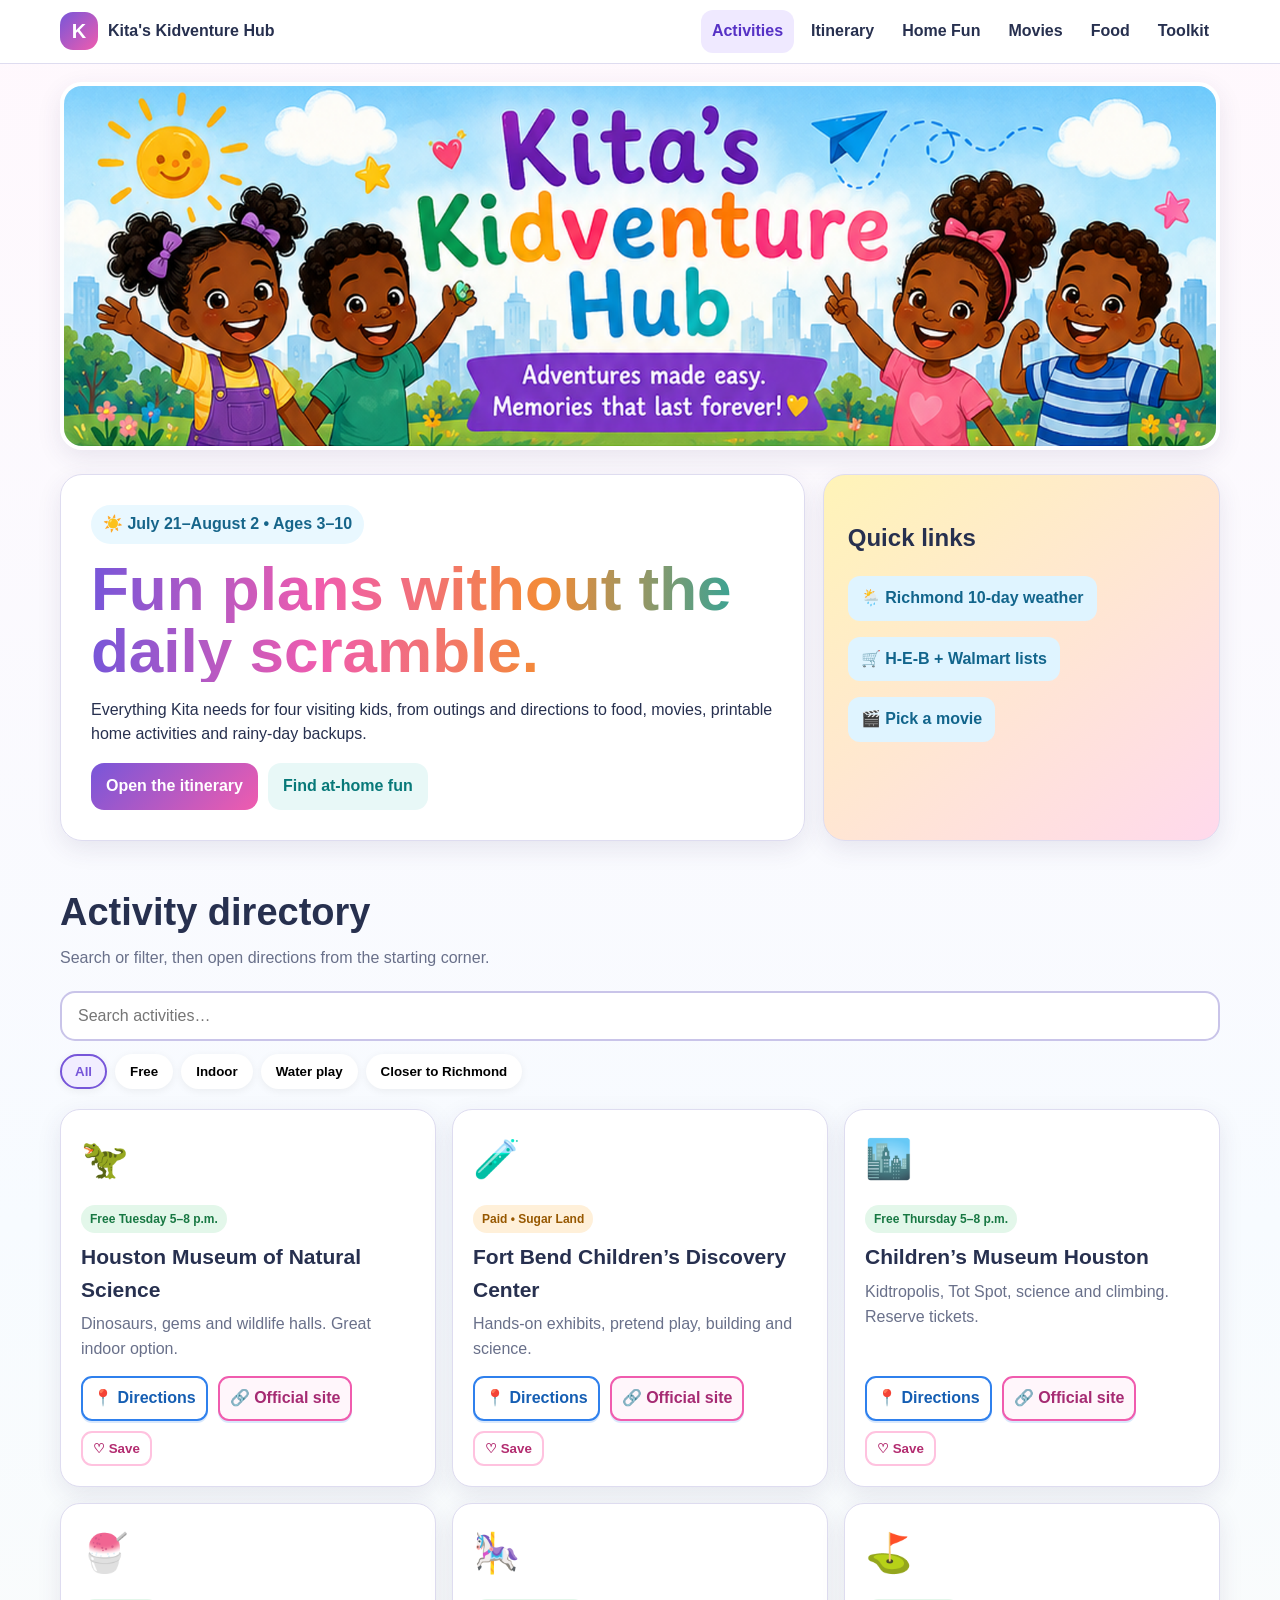
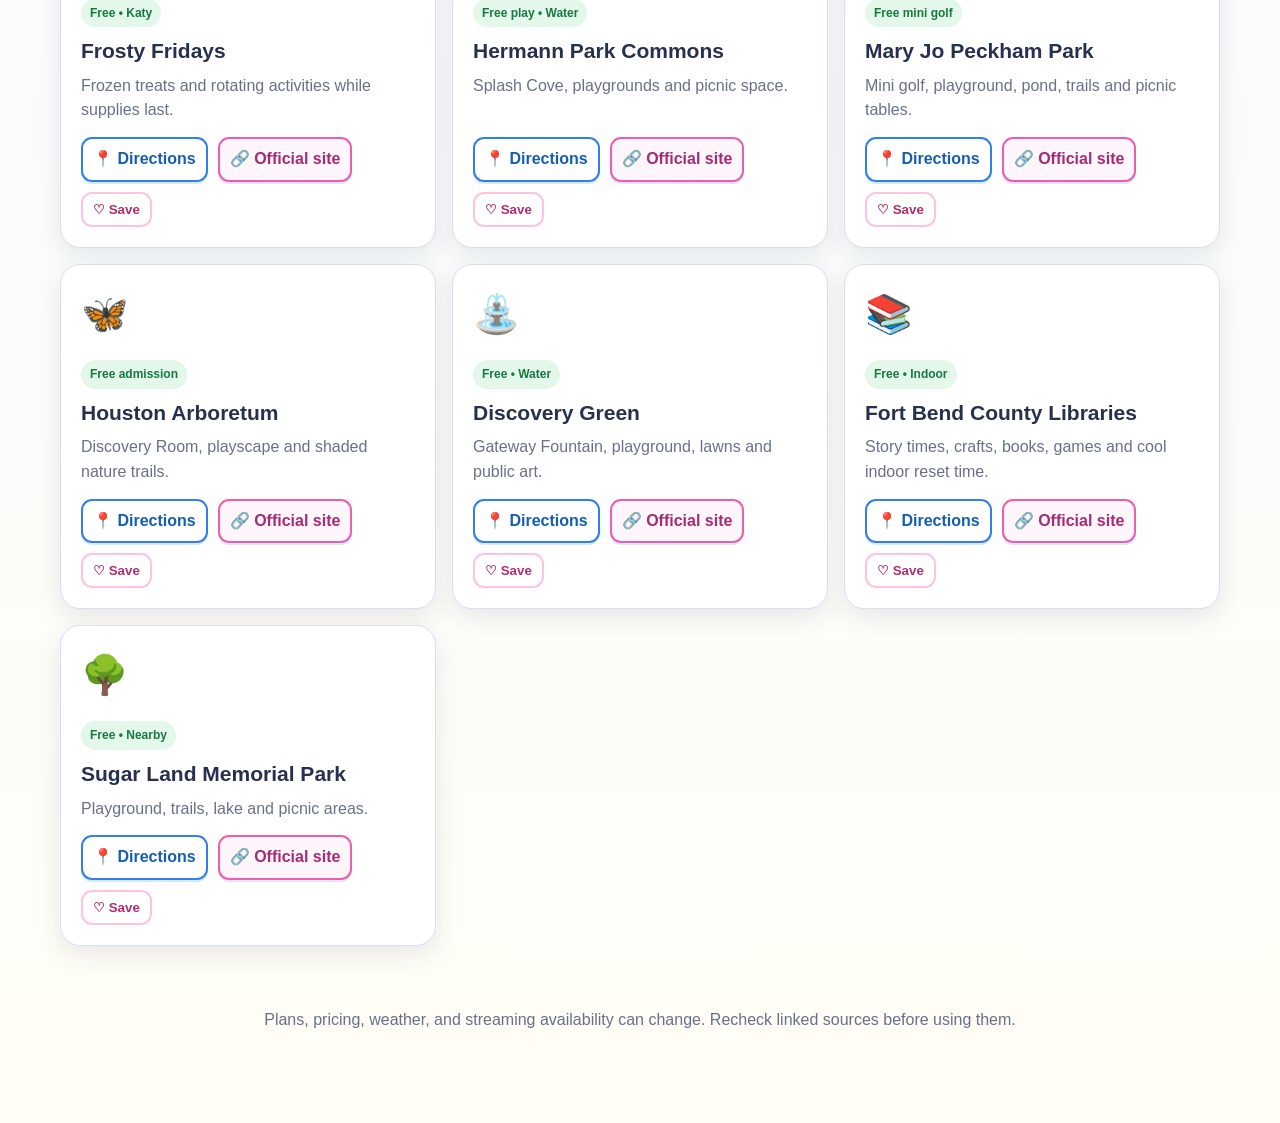
<file: index.html>
<!doctype html><html lang="en"><head><meta charset="utf-8"><meta name="viewport" content="width=device-width,initial-scale=1"><title>Kita's Kidventure Hub</title><link rel="stylesheet" href="styles.css"></head><body><header class="site-header"><div class="wrap nav"><a class="brand" href="index.html"><span class="brand-mark">K</span>Kita's Kidventure Hub</a><nav class="nav-links"><a class="active" href="index.html">Activities</a><a class="" href="itinerary.html">Itinerary</a><a class="" href="home.html">Home Fun</a><a class="" href="movies.html">Movies</a><a class="" href="food.html">Food</a><a class="" href="toolkit.html">Toolkit</a></nav></div></header><main><section class="banner"><div class="wrap"><img src="kidventure-banner.png" alt="Colorful Kita's Kidventure Hub banner with four children and Houston scenery"></div></section><section class="hero"><div class="wrap hero-grid"><div class="hero-card"><span class="eyebrow">☀️ July 21–August 2 • Ages 3–10</span><h1>Fun plans without the daily scramble.</h1><p>Everything Kita needs for four visiting kids, from outings and directions to food, movies, printable home activities and rainy-day backups.</p><div class="hero-actions"><a class="btn btn-primary" href="itinerary.html">Open the itinerary</a><a class="btn btn-secondary" href="home.html">Find at-home fun</a></div></div><aside class="quick-card"><h2>Quick links</h2><p><a class="weather-link" href="https://weather.com/us/texas/city/richmond/tenday" target="_blank">🌦️ Richmond 10-day weather</a></p><p><a class="weather-link" href="food.html">🛒 H-E-B + Walmart lists</a></p><p><a class="weather-link" href="movies.html">🎬 Pick a movie</a></p></aside></div></section><section class="section"><div class="wrap"><div class="section-head"><div><h2>Activity directory</h2><p>Search or filter, then open directions from the starting corner.</p></div></div><input id="activity-search" class="search" placeholder="Search activities…"><div class="filters"><button class="filter-btn active" data-filter="all">All</button><button class="filter-btn" data-filter="free">Free</button><button class="filter-btn" data-filter="indoor">Indoor</button><button class="filter-btn" data-filter="water">Water play</button><button class="filter-btn" data-filter="nearby">Closer to Richmond</button></div><div class="grid"><article class="card" data-category="free indoor" data-search="Houston Museum Natural Science dinosaurs museum free indoor"><div class="card-icon">🦖</div><div class="card-body"><div class="tags"><span class="tag free">Free Tuesday 5–8 p.m.</span></div><h3>Houston Museum of Natural Science</h3><p>Dinosaurs, gems and wildlife halls. Great indoor option.</p><div class="card-actions"><a href="https://www.google.com/maps/dir/?api=1&origin=Cory+Cornel+Lane+and+Grayson+Gardens+Drive,+Richmond,+TX&destination=Houston+Museum+of+Natural+Science" target="_blank">📍 Directions</a><a href="https://www.hmns.org/visit/hours-admission/" target="_blank">🔗 Official site</a><button class="favorite" data-favorite="Houst">♡ Save</button></div></div></article><article class="card" data-category="paid indoor nearby" data-search="Fort Bend Children Discovery Sugar Land"><div class="card-icon">🧪</div><div class="card-body"><div class="tags"><span class="tag paid">Paid • Sugar Land</span></div><h3>Fort Bend Children’s Discovery Center</h3><p>Hands-on exhibits, pretend play, building and science.</p><div class="card-actions"><a href="https://www.google.com/maps/dir/?api=1&origin=Cory+Cornel+Lane+and+Grayson+Gardens+Drive,+Richmond,+TX&destination=Fort+Bend+Children%27s+Discovery+Center" target="_blank">📍 Directions</a><a href="https://www.childrensdiscoveryfb.org/" target="_blank">🔗 Official site</a><button class="favorite" data-favorite="Fort ">♡ Save</button></div></div></article><article class="card" data-category="free indoor" data-search="Children Museum Houston Thursday"><div class="card-icon">🏙️</div><div class="card-body"><div class="tags"><span class="tag free">Free Thursday 5–8 p.m.</span></div><h3>Children’s Museum Houston</h3><p>Kidtropolis, Tot Spot, science and climbing. Reserve tickets.</p><div class="card-actions"><a href="https://www.google.com/maps/dir/?api=1&origin=Cory+Cornel+Lane+and+Grayson+Gardens+Drive,+Richmond,+TX&destination=Children%27s+Museum+Houston" target="_blank">📍 Directions</a><a href="https://www.cmhouston.org/events/free-family-night" target="_blank">🔗 Official site</a><button class="favorite" data-favorite="Child">♡ Save</button></div></div></article><article class="card" data-category="free outdoor nearby" data-search="Frosty Friday Katy"><div class="card-icon">🍧</div><div class="card-body"><div class="tags"><span class="tag free">Free • Katy</span></div><h3>Frosty Fridays</h3><p>Frozen treats and rotating activities while supplies last.</p><div class="card-actions"><a href="https://www.google.com/maps/dir/?api=1&origin=Cory+Cornel+Lane+and+Grayson+Gardens+Drive,+Richmond,+TX&destination=Katy+City+Park,+Katy,+TX" target="_blank">📍 Directions</a><a href="https://www.cityofkaty.com/visitors/events" target="_blank">🔗 Official site</a><button class="favorite" data-favorite="Frost">♡ Save</button></div></div></article><article class="card" data-category="free outdoor water" data-search="Hermann Park splash water carousel"><div class="card-icon">🎠</div><div class="card-body"><div class="tags"><span class="tag free">Free play • Water</span></div><h3>Hermann Park Commons</h3><p>Splash Cove, playgrounds and picnic space.</p><div class="card-actions"><a href="https://www.google.com/maps/dir/?api=1&origin=Cory+Cornel+Lane+and+Grayson+Gardens+Drive,+Richmond,+TX&destination=Hermann+Park+Commons,+Houston,+TX" target="_blank">📍 Directions</a><a href="https://hermannpark.org/plans-projects/the-commons-at-hermann-park/" target="_blank">🔗 Official site</a><button class="favorite" data-favorite="Herma">♡ Save</button></div></div></article><article class="card" data-category="free outdoor nearby" data-search="Mary Jo Peckham Park mini golf"><div class="card-icon">⛳</div><div class="card-body"><div class="tags"><span class="tag free">Free mini golf</span></div><h3>Mary Jo Peckham Park</h3><p>Mini golf, playground, pond, trails and picnic tables.</p><div class="card-actions"><a href="https://www.google.com/maps/dir/?api=1&origin=Cory+Cornel+Lane+and+Grayson+Gardens+Drive,+Richmond,+TX&destination=Mary+Jo+Peckham+Park" target="_blank">📍 Directions</a><a href="https://cp4.harriscountytx.gov/Community-Centers/Community-Center/mary-jo-peckham-aquatic-fitness-center" target="_blank">🔗 Official site</a><button class="favorite" data-favorite="Mary ">♡ Save</button></div></div></article><article class="card" data-category="free outdoor" data-search="Houston Arboretum trails nature"><div class="card-icon">🦋</div><div class="card-body"><div class="tags"><span class="tag free">Free admission</span></div><h3>Houston Arboretum</h3><p>Discovery Room, playscape and shaded nature trails.</p><div class="card-actions"><a href="https://www.google.com/maps/dir/?api=1&origin=Cory+Cornel+Lane+and+Grayson+Gardens+Drive,+Richmond,+TX&destination=Houston+Arboretum+and+Nature+Center" target="_blank">📍 Directions</a><a href="https://houstonarboretum.org/plan-your-visit/" target="_blank">🔗 Official site</a><button class="favorite" data-favorite="Houst">♡ Save</button></div></div></article><article class="card" data-category="free outdoor water" data-search="Discovery Green splash fountain"><div class="card-icon">⛲</div><div class="card-body"><div class="tags"><span class="tag free">Free • Water</span></div><h3>Discovery Green</h3><p>Gateway Fountain, playground, lawns and public art.</p><div class="card-actions"><a href="https://www.google.com/maps/dir/?api=1&origin=Cory+Cornel+Lane+and+Grayson+Gardens+Drive,+Richmond,+TX&destination=Discovery+Green,+Houston,+TX" target="_blank">📍 Directions</a><a href="https://www.discoverygreen.com/" target="_blank">🔗 Official site</a><button class="favorite" data-favorite="Disco">♡ Save</button></div></div></article><article class="card" data-category="free indoor nearby" data-search="Fort Bend library Sugar Land"><div class="card-icon">📚</div><div class="card-body"><div class="tags"><span class="tag free">Free • Indoor</span></div><h3>Fort Bend County Libraries</h3><p>Story times, crafts, books, games and cool indoor reset time.</p><div class="card-actions"><a href="https://www.google.com/maps/dir/?api=1&origin=Cory+Cornel+Lane+and+Grayson+Gardens+Drive,+Richmond,+TX&destination=Sugar+Land+Branch+Library" target="_blank">📍 Directions</a><a href="https://www.fortbendlibraries.gov/events/upcoming" target="_blank">🔗 Official site</a><button class="favorite" data-favorite="Fort ">♡ Save</button></div></div></article><article class="card" data-category="free outdoor nearby" data-search="Sugar Land Memorial Park playground"><div class="card-icon">🌳</div><div class="card-body"><div class="tags"><span class="tag free">Free • Nearby</span></div><h3>Sugar Land Memorial Park</h3><p>Playground, trails, lake and picnic areas.</p><div class="card-actions"><a href="https://www.google.com/maps/dir/?api=1&origin=Cory+Cornel+Lane+and+Grayson+Gardens+Drive,+Richmond,+TX&destination=Sugar+Land+Memorial+Park" target="_blank">📍 Directions</a><a href="https://www.sugarlandtx.gov/Facilities/Facility/Details/Sugar-Land-Memorial-Park-23" target="_blank">🔗 Official site</a><button class="favorite" data-favorite="Sugar">♡ Save</button></div></div></article></div></div></section></main><footer class="footer"><div class="wrap">Plans, pricing, weather, and streaming availability can change. Recheck linked sources before using them.</div></footer><nav class="mobile-nav"><a href="index.html"><strong>🎟️</strong>Activities</a><a href="itinerary.html"><strong>🗓️</strong>Plan</a><a href="home.html"><strong>🏠</strong>Home</a><a href="movies.html"><strong>🎬</strong>Movies</a><a href="food.html"><strong>🍕</strong>Food</a><a href="toolkit.html"><strong>🎒</strong>Toolkit</a></nav><script src="app.js"></script></body></html>
</file>
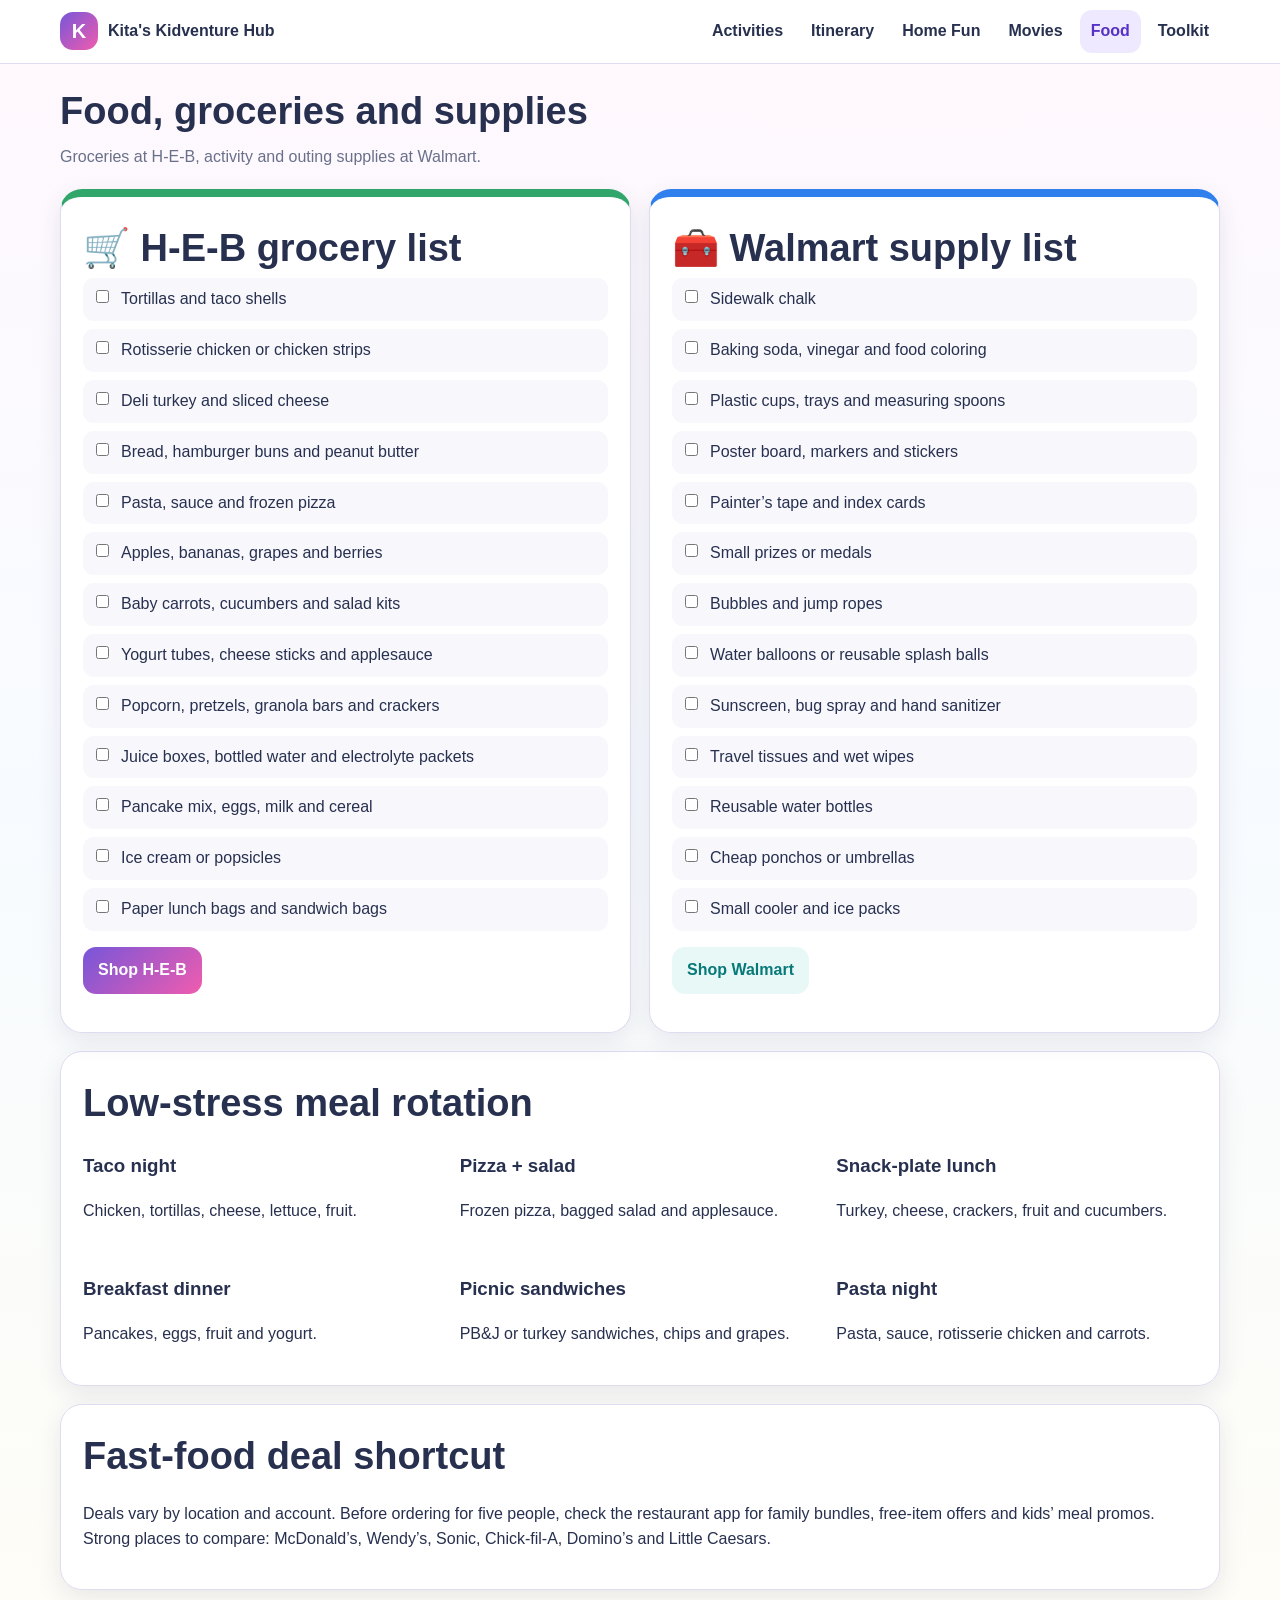
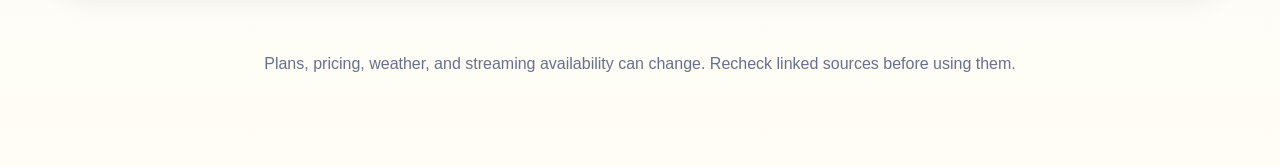
<file: food.html>
<!doctype html><html lang="en"><head><meta charset="utf-8"><meta name="viewport" content="width=device-width,initial-scale=1"><title>Food | Kidventure Hub</title><link rel="stylesheet" href="styles.css"></head><body><header class="site-header"><div class="wrap nav"><a class="brand" href="index.html"><span class="brand-mark">K</span>Kita's Kidventure Hub</a><nav class="nav-links"><a class="" href="index.html">Activities</a><a class="" href="itinerary.html">Itinerary</a><a class="" href="home.html">Home Fun</a><a class="" href="movies.html">Movies</a><a class="active" href="food.html">Food</a><a class="" href="toolkit.html">Toolkit</a></nav></div></header><main><section class="section"><div class="wrap"><div class="section-head"><div><h2>Food, groceries and supplies</h2><p>Groceries at H‑E‑B, activity and outing supplies at Walmart.</p></div></div><div class="two-col"><section class="panel shop-card"><h2>🛒 H‑E‑B grocery list</h2><ul class="checklist"><li><label><input type="checkbox" data-save="heb0"> <span>Tortillas and taco shells</span></label></li><li><label><input type="checkbox" data-save="heb1"> <span>Rotisserie chicken or chicken strips</span></label></li><li><label><input type="checkbox" data-save="heb2"> <span>Deli turkey and sliced cheese</span></label></li><li><label><input type="checkbox" data-save="heb3"> <span>Bread, hamburger buns and peanut butter</span></label></li><li><label><input type="checkbox" data-save="heb4"> <span>Pasta, sauce and frozen pizza</span></label></li><li><label><input type="checkbox" data-save="heb5"> <span>Apples, bananas, grapes and berries</span></label></li><li><label><input type="checkbox" data-save="heb6"> <span>Baby carrots, cucumbers and salad kits</span></label></li><li><label><input type="checkbox" data-save="heb7"> <span>Yogurt tubes, cheese sticks and applesauce</span></label></li><li><label><input type="checkbox" data-save="heb8"> <span>Popcorn, pretzels, granola bars and crackers</span></label></li><li><label><input type="checkbox" data-save="heb9"> <span>Juice boxes, bottled water and electrolyte packets</span></label></li><li><label><input type="checkbox" data-save="heb10"> <span>Pancake mix, eggs, milk and cereal</span></label></li><li><label><input type="checkbox" data-save="heb11"> <span>Ice cream or popsicles</span></label></li><li><label><input type="checkbox" data-save="heb12"> <span>Paper lunch bags and sandwich bags</span></label></li></ul><p><a class="btn btn-primary" target="_blank" href="https://www.heb.com/">Shop H‑E‑B</a></p></section><section class="panel shop-card walmart"><h2>🧰 Walmart supply list</h2><ul class="checklist"><li><label><input type="checkbox" data-save="wm0"> <span>Sidewalk chalk</span></label></li><li><label><input type="checkbox" data-save="wm1"> <span>Baking soda, vinegar and food coloring</span></label></li><li><label><input type="checkbox" data-save="wm2"> <span>Plastic cups, trays and measuring spoons</span></label></li><li><label><input type="checkbox" data-save="wm3"> <span>Poster board, markers and stickers</span></label></li><li><label><input type="checkbox" data-save="wm4"> <span>Painter’s tape and index cards</span></label></li><li><label><input type="checkbox" data-save="wm5"> <span>Small prizes or medals</span></label></li><li><label><input type="checkbox" data-save="wm6"> <span>Bubbles and jump ropes</span></label></li><li><label><input type="checkbox" data-save="wm7"> <span>Water balloons or reusable splash balls</span></label></li><li><label><input type="checkbox" data-save="wm8"> <span>Sunscreen, bug spray and hand sanitizer</span></label></li><li><label><input type="checkbox" data-save="wm9"> <span>Travel tissues and wet wipes</span></label></li><li><label><input type="checkbox" data-save="wm10"> <span>Reusable water bottles</span></label></li><li><label><input type="checkbox" data-save="wm11"> <span>Cheap ponchos or umbrellas</span></label></li><li><label><input type="checkbox" data-save="wm12"> <span>Small cooler and ice packs</span></label></li></ul><p><a class="btn btn-secondary" target="_blank" href="https://www.walmart.com/">Shop Walmart</a></p></section></div><div class="panel" style="margin-top:18px"><h2>Low-stress meal rotation</h2><div class="grid"><div><h3>Taco night</h3><p>Chicken, tortillas, cheese, lettuce, fruit.</p></div><div><h3>Pizza + salad</h3><p>Frozen pizza, bagged salad and applesauce.</p></div><div><h3>Snack-plate lunch</h3><p>Turkey, cheese, crackers, fruit and cucumbers.</p></div><div><h3>Breakfast dinner</h3><p>Pancakes, eggs, fruit and yogurt.</p></div><div><h3>Picnic sandwiches</h3><p>PB&J or turkey sandwiches, chips and grapes.</p></div><div><h3>Pasta night</h3><p>Pasta, sauce, rotisserie chicken and carrots.</p></div></div></div><div class="panel" style="margin-top:18px"><h2>Fast-food deal shortcut</h2><p>Deals vary by location and account. Before ordering for five people, check the restaurant app for family bundles, free-item offers and kids’ meal promos. Strong places to compare: McDonald’s, Wendy’s, Sonic, Chick-fil-A, Domino’s and Little Caesars.</p></div></div></section></main><footer class="footer"><div class="wrap">Plans, pricing, weather, and streaming availability can change. Recheck linked sources before using them.</div></footer><nav class="mobile-nav"><a href="index.html"><strong>🎟️</strong>Activities</a><a href="itinerary.html"><strong>🗓️</strong>Plan</a><a href="home.html"><strong>🏠</strong>Home</a><a href="movies.html"><strong>🎬</strong>Movies</a><a href="food.html"><strong>🍕</strong>Food</a><a href="toolkit.html"><strong>🎒</strong>Toolkit</a></nav><script src="app.js"></script></body></html>
</file>
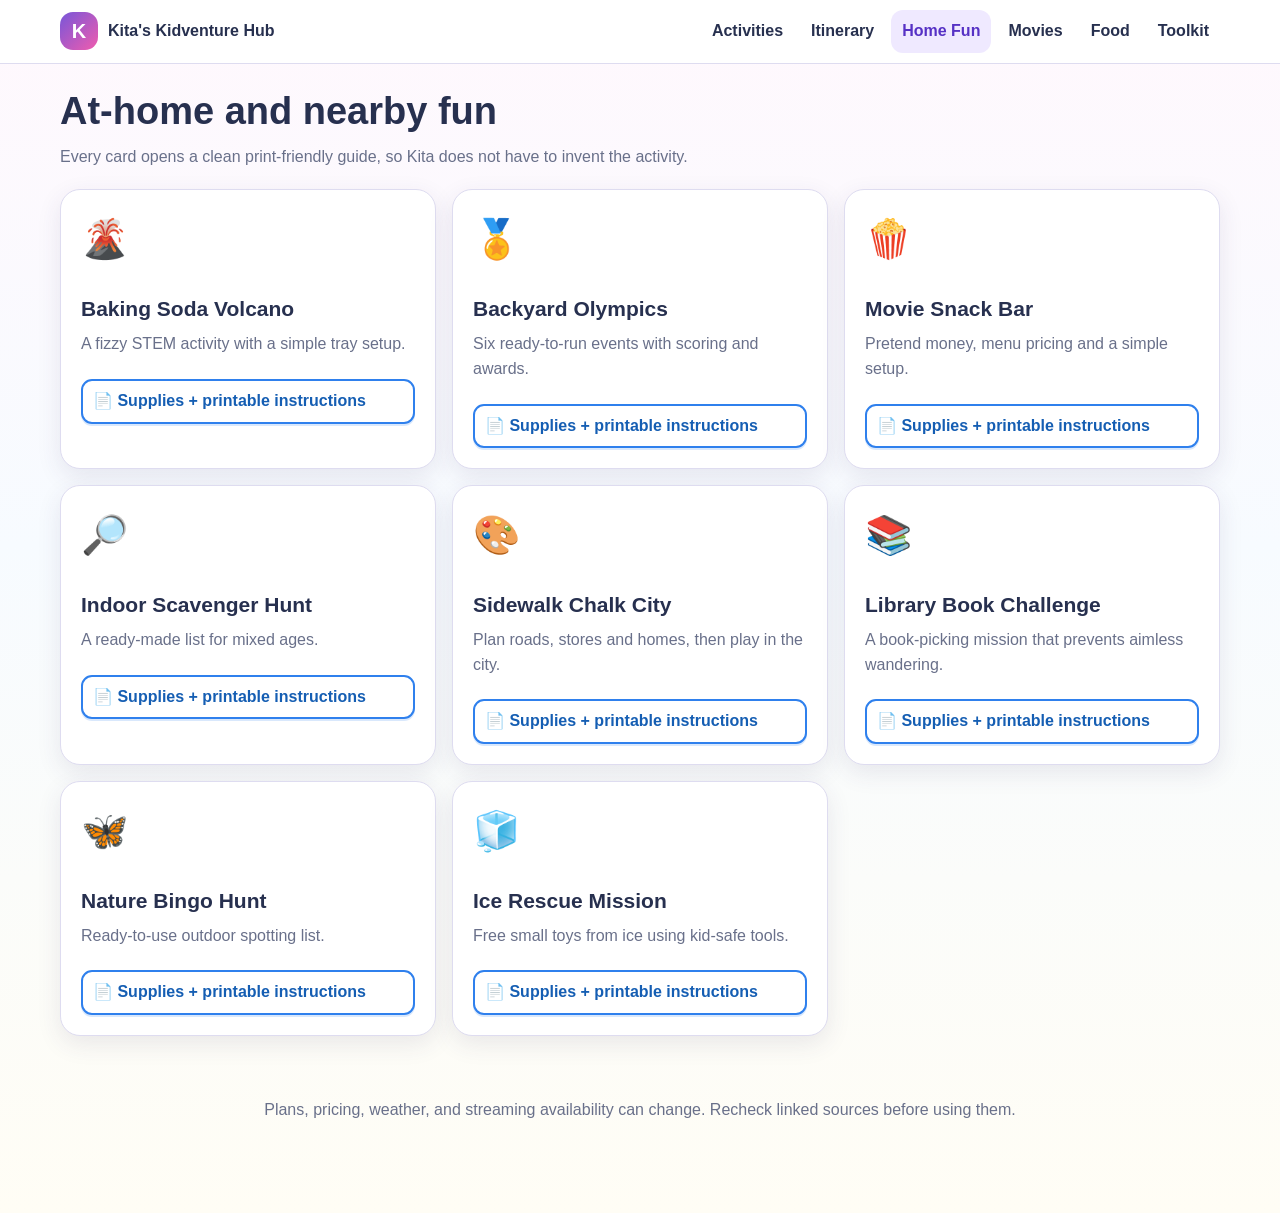
<file: home.html>
<!doctype html><html lang="en"><head><meta charset="utf-8"><meta name="viewport" content="width=device-width,initial-scale=1"><title>Home Fun | Kidventure Hub</title><link rel="stylesheet" href="styles.css"></head><body><header class="site-header"><div class="wrap nav"><a class="brand" href="index.html"><span class="brand-mark">K</span>Kita's Kidventure Hub</a><nav class="nav-links"><a class="" href="index.html">Activities</a><a class="" href="itinerary.html">Itinerary</a><a class="active" href="home.html">Home Fun</a><a class="" href="movies.html">Movies</a><a class="" href="food.html">Food</a><a class="" href="toolkit.html">Toolkit</a></nav></div></header><main><section class="section"><div class="wrap"><div class="section-head"><div><h2>At-home and nearby fun</h2><p>Every card opens a clean print-friendly guide, so Kita does not have to invent the activity.</p></div></div><div class="grid"><article class="card guide-card"><div class="card-icon">🌋</div><div class="card-body"><h3>Baking Soda Volcano</h3><p>A fizzy STEM activity with a simple tray setup.</p><a class="link-button print-link" href="guides/volcano.html">📄 Supplies + printable instructions</a></div></article><article class="card guide-card"><div class="card-icon">🏅</div><div class="card-body"><h3>Backyard Olympics</h3><p>Six ready-to-run events with scoring and awards.</p><a class="link-button print-link" href="guides/olympics.html">📄 Supplies + printable instructions</a></div></article><article class="card guide-card"><div class="card-icon">🍿</div><div class="card-body"><h3>Movie Snack Bar</h3><p>Pretend money, menu pricing and a simple setup.</p><a class="link-button print-link" href="guides/snack-bar.html">📄 Supplies + printable instructions</a></div></article><article class="card guide-card"><div class="card-icon">🔎</div><div class="card-body"><h3>Indoor Scavenger Hunt</h3><p>A ready-made list for mixed ages.</p><a class="link-button print-link" href="guides/indoor-hunt.html">📄 Supplies + printable instructions</a></div></article><article class="card guide-card"><div class="card-icon">🎨</div><div class="card-body"><h3>Sidewalk Chalk City</h3><p>Plan roads, stores and homes, then play in the city.</p><a class="link-button print-link" href="guides/chalk-city.html">📄 Supplies + printable instructions</a></div></article><article class="card guide-card"><div class="card-icon">📚</div><div class="card-body"><h3>Library Book Challenge</h3><p>A book-picking mission that prevents aimless wandering.</p><a class="link-button print-link" href="guides/library-challenge.html">📄 Supplies + printable instructions</a></div></article><article class="card guide-card"><div class="card-icon">🦋</div><div class="card-body"><h3>Nature Bingo Hunt</h3><p>Ready-to-use outdoor spotting list.</p><a class="link-button print-link" href="guides/nature-hunt.html">📄 Supplies + printable instructions</a></div></article><article class="card guide-card"><div class="card-icon">🧊</div><div class="card-body"><h3>Ice Rescue Mission</h3><p>Free small toys from ice using kid-safe tools.</p><a class="link-button print-link" href="guides/ice-rescue.html">📄 Supplies + printable instructions</a></div></article></div></div></section></main><footer class="footer"><div class="wrap">Plans, pricing, weather, and streaming availability can change. Recheck linked sources before using them.</div></footer><nav class="mobile-nav"><a href="index.html"><strong>🎟️</strong>Activities</a><a href="itinerary.html"><strong>🗓️</strong>Plan</a><a href="home.html"><strong>🏠</strong>Home</a><a href="movies.html"><strong>🎬</strong>Movies</a><a href="food.html"><strong>🍕</strong>Food</a><a href="toolkit.html"><strong>🎒</strong>Toolkit</a></nav><script src="app.js"></script></body></html>
</file>
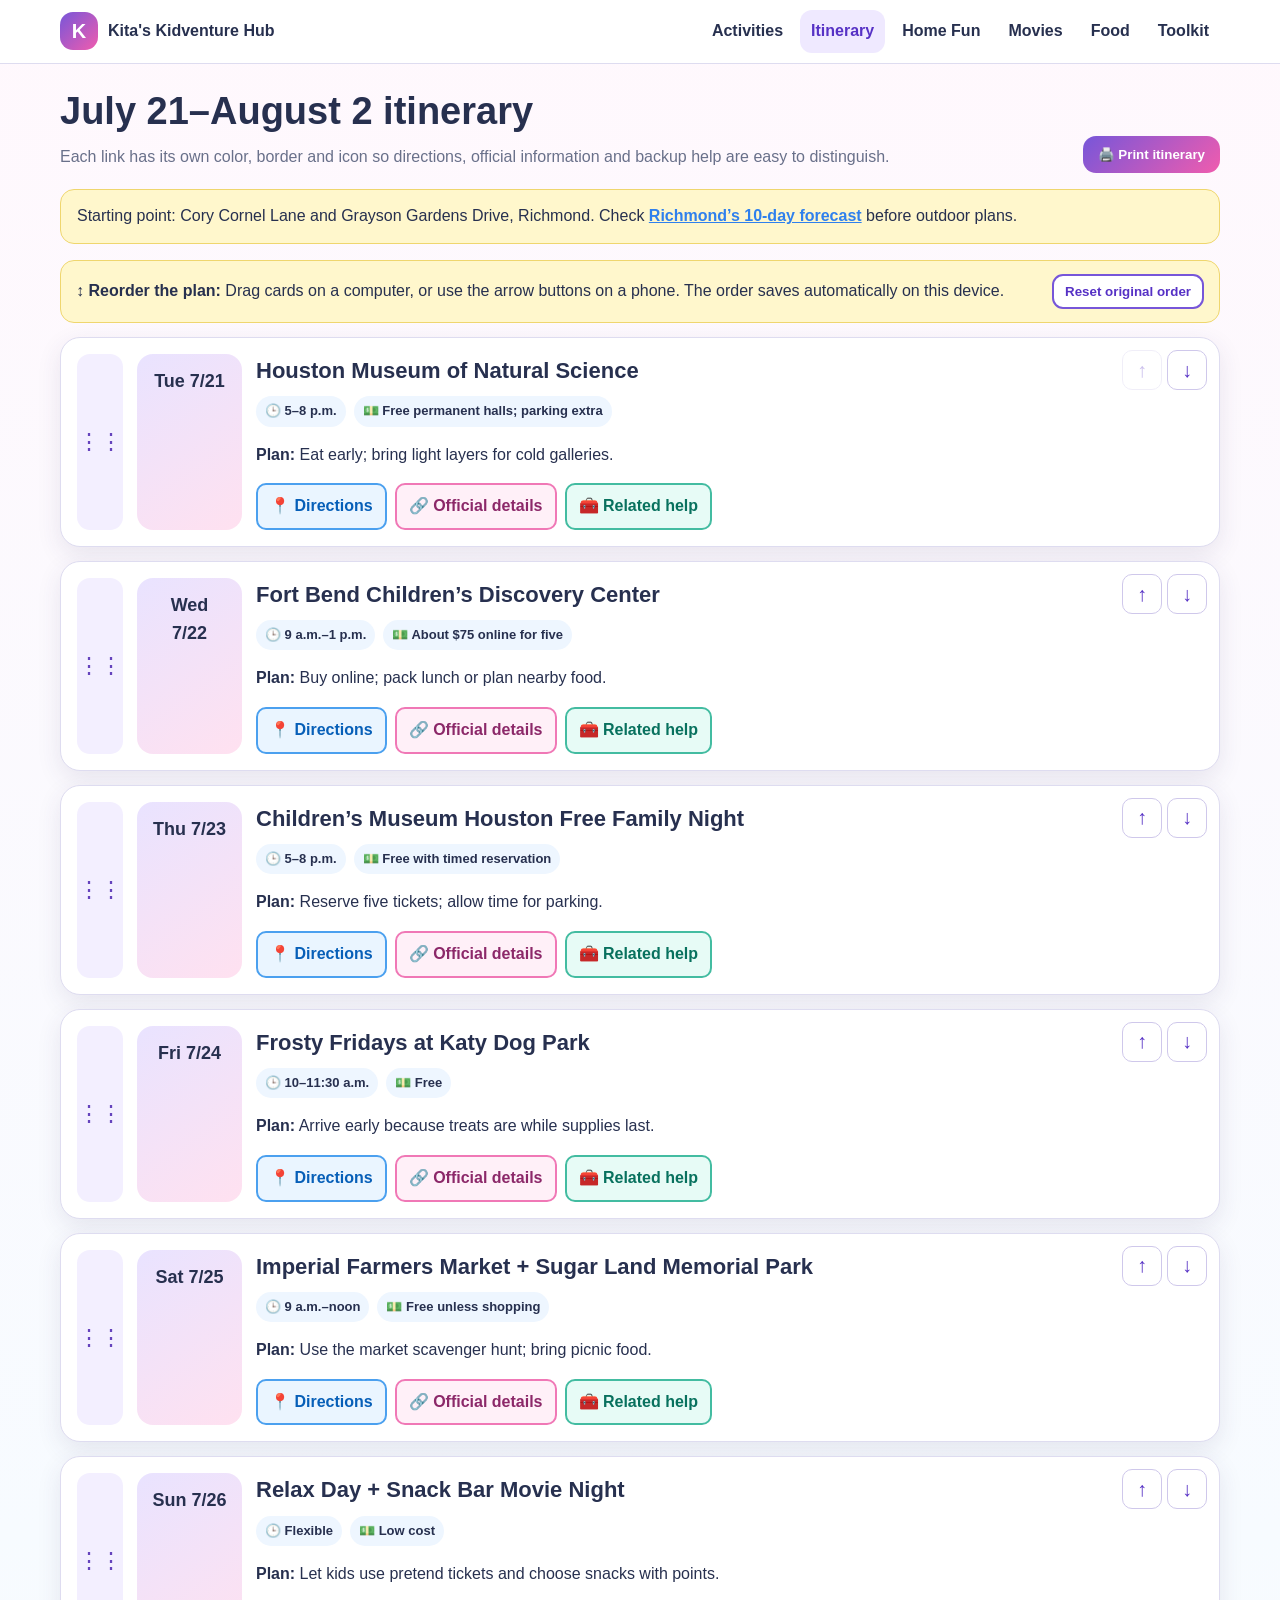
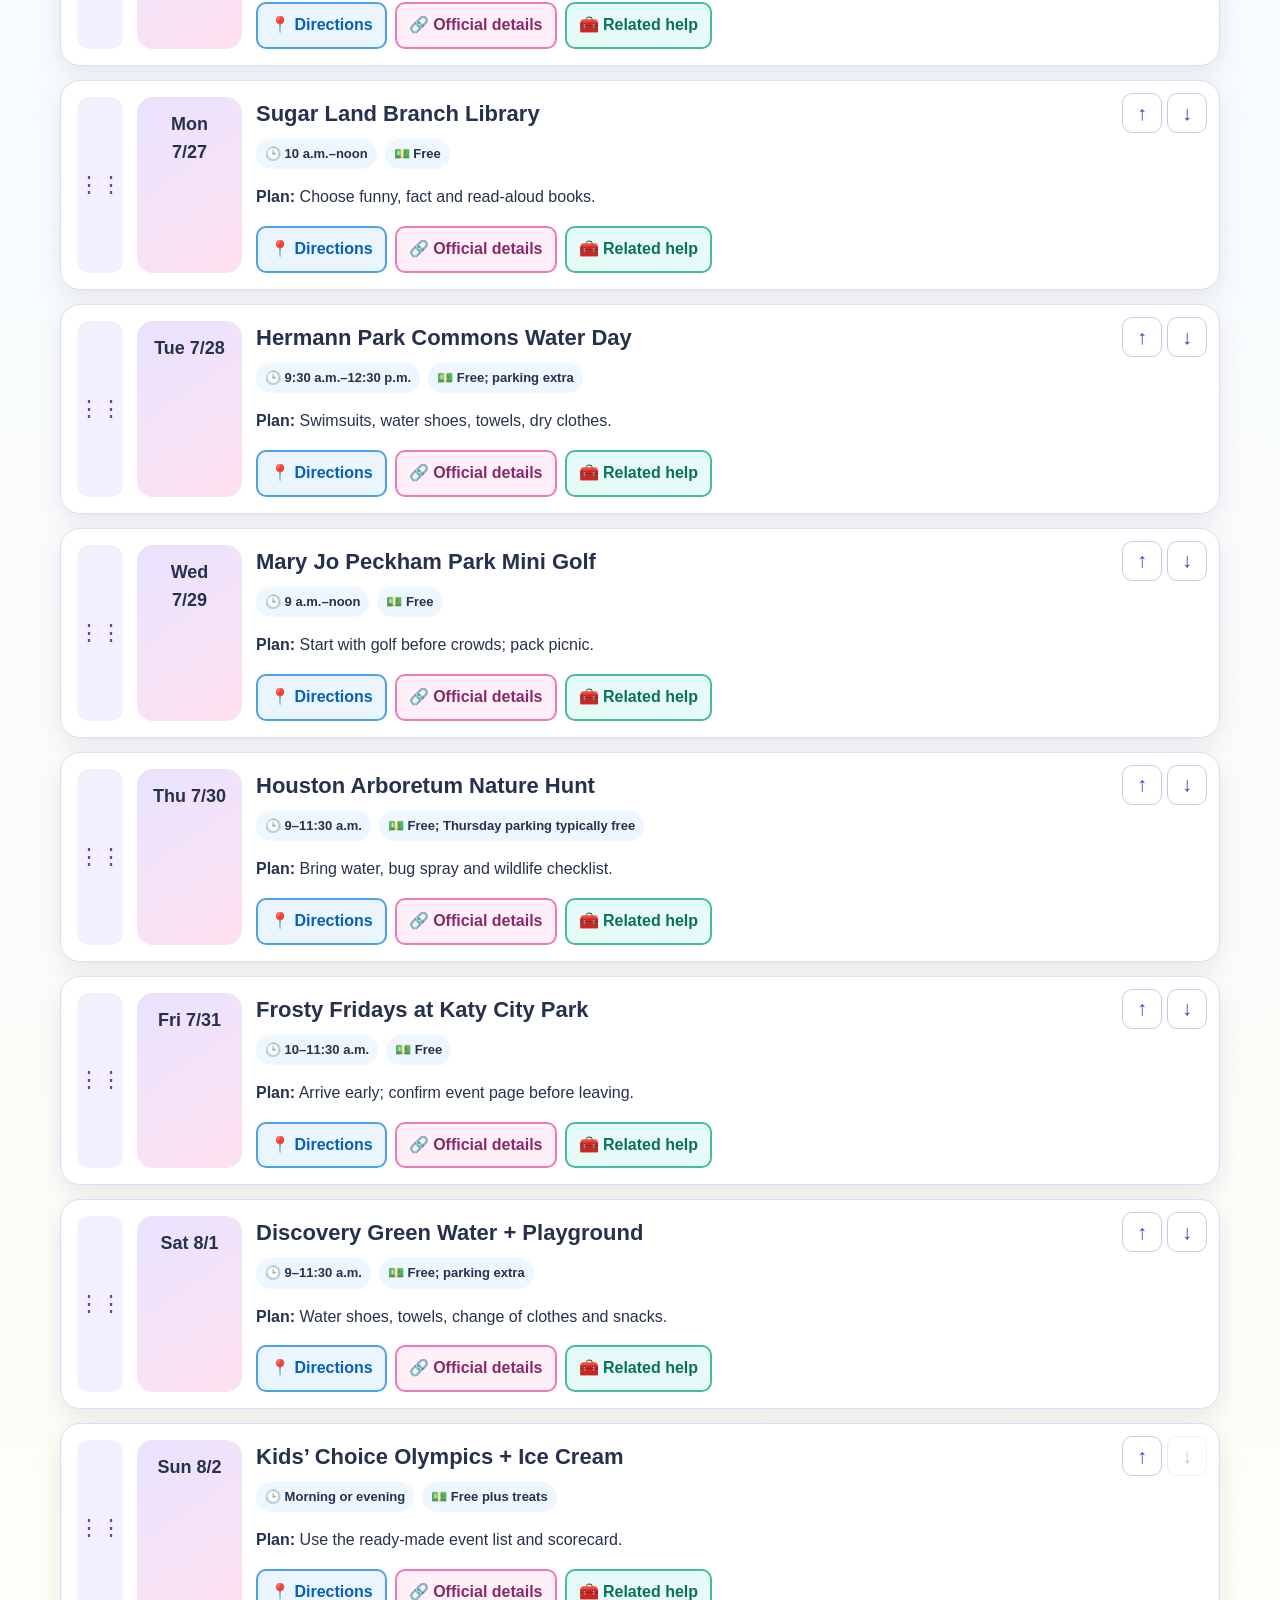
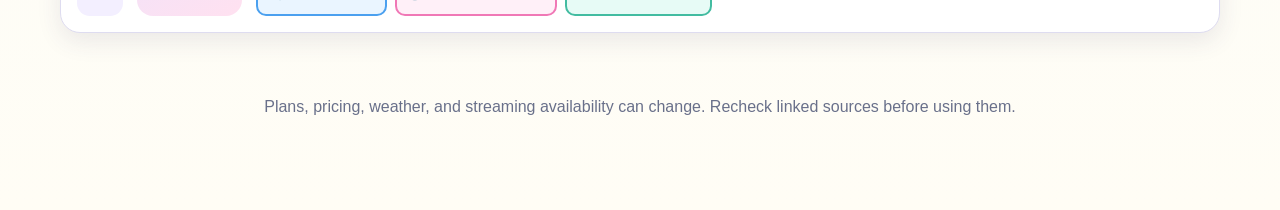
<file: itinerary.html>
<!DOCTYPE html>
<html lang="en"><head><meta charset="utf-8"/><meta content="width=device-width,initial-scale=1" name="viewport"/><title>Itinerary | Kidventure Hub</title><link href="styles.css" rel="stylesheet"/><style>
.reorder-note{display:flex;align-items:center;justify-content:space-between;gap:12px;margin:14px 0;padding:13px 15px;border:1px solid #efd66e;border-radius:14px;background:#fff7cc}.reorder-note p{margin:0}.reset-order{border:2px solid #7756d9;background:#fff;color:#5631c5;border-radius:11px;padding:8px 11px;font-weight:900;cursor:pointer}.day{position:relative;grid-template-columns:46px 105px minmax(0,1fr)}.drag-handle{display:flex;align-items:center;justify-content:center;border:0;background:#f3efff;color:#6543bd;border-radius:13px;font-size:22px;cursor:grab;touch-action:none}.drag-handle:active{cursor:grabbing}.move-buttons{position:absolute;right:12px;top:12px;display:flex;gap:5px}.move-buttons button{width:40px;height:40px;border:1px solid #cfc8eb;border-radius:10px;background:#fff;color:#5631c5;font-size:20px;font-weight:900;cursor:pointer}.move-buttons button:disabled{opacity:.3;cursor:not-allowed}.day.dragging{opacity:.45}.day.drag-over{outline:3px dashed #7756d9;outline-offset:3px}.day>div:nth-of-type(2){min-width:0;padding-right:88px}
@media(max-width:560px){
  .wrap{width:min(100% - 20px,1160px)}
  .section{padding-top:12px}
  .section-head{gap:10px;margin-bottom:12px}
  .section-head h2{font-size:28px;line-height:1.12}
  .section-head p{font-size:15px}
  .section-head .btn{width:100%}
  .notice{font-size:14px;padding:12px}
  .reorder-note{align-items:stretch;flex-direction:column;font-size:14px;padding:12px}
  .reset-order{width:100%;min-height:44px}
  .itinerary{gap:12px}
  .day{display:block;padding:14px;border-radius:18px;overflow:hidden}
  .drag-handle{position:absolute;left:14px;top:14px;width:42px;height:42px}
  .move-buttons{right:14px;top:14px}
  .date-badge{display:inline-flex;align-items:center;min-height:42px;width:auto;max-width:calc(100% - 154px);margin:0 0 16px 54px;padding:9px 14px;text-align:left;font-size:16px;white-space:nowrap}
  .day>div:nth-of-type(2){width:100%;min-width:0;padding:0}
  .day h3{margin:0 0 8px;font-size:22px;line-height:1.2;overflow-wrap:normal;word-break:normal}
  .day p{margin:10px 0;font-size:16px;line-height:1.5}
  .day-meta{display:grid;grid-template-columns:1fr;gap:7px;margin:10px 0}
  .pill{display:flex;width:100%;max-width:100%;padding:8px 10px;border-radius:12px;font-size:14px;white-space:normal}
  .day-links{display:grid;grid-template-columns:1fr;gap:8px;width:100%;margin-top:14px}
  .day-links a{display:flex;width:100%;min-height:46px;justify-content:center;padding:10px 12px;font-size:16px;text-align:center}
}
@media(max-width:380px){
  .date-badge{max-width:calc(100% - 144px);margin-left:50px;padding-inline:10px;font-size:14px}
  .move-buttons button{width:38px;height:38px}
  .day h3{font-size:20px}
}
@media print{.reorder-note,.drag-handle,.move-buttons{display:none!important}.day{grid-template-columns:105px 1fr}.day>div:nth-of-type(2){padding-right:0}}
</style></head><body><header class="site-header"><div class="wrap nav"><a class="brand" href="index.html"><span class="brand-mark">K</span>Kita's Kidventure Hub</a><nav class="nav-links"><a class="" href="index.html">Activities</a><a class="active" href="itinerary.html">Itinerary</a><a class="" href="home.html">Home Fun</a><a class="" href="movies.html">Movies</a><a class="" href="food.html">Food</a><a class="" href="toolkit.html">Toolkit</a></nav></div></header><main><section class="section"><div class="wrap"><div class="section-head"><div><h2>July 21–August 2 itinerary</h2><p>Each link has its own color, border and icon so directions, official information and backup help are easy to distinguish.</p></div><button class="btn btn-primary no-print" data-print="">🖨️ Print itinerary</button></div><p class="notice">Starting point: Cory Cornel Lane and Grayson Gardens Drive, Richmond. Check <a href="https://weather.com/us/texas/city/richmond/tenday" target="_blank"><strong>Richmond’s 10-day forecast</strong></a> before outdoor plans.</p><div class="reorder-note no-print"><p><strong>↕️ Reorder the plan:</strong> Drag cards on a computer, or use the arrow buttons on a phone. The order saves automatically on this device.</p><button class="reset-order" id="reset-itinerary" type="button">Reset original order</button></div><div class="itinerary"><article class="day" data-day-id="day-1" draggable="true"><button aria-label="Drag to reorder activity" class="drag-handle no-print" title="Drag to reorder" type="button">⋮⋮</button><div class="date-badge">Tue 7/21</div><div><h3>Houston Museum of Natural Science</h3><div class="day-meta"><span class="pill">🕒 5–8 p.m.</span><span class="pill">💵 Free permanent halls; parking extra</span></div><p><strong>Plan:</strong> Eat early; bring light layers for cold galleries.</p><div class="day-links"><a class="directions" href="https://www.google.com/maps/dir/?api=1&amp;origin=Cory+Cornel+Lane+and+Grayson+Gardens+Drive,+Richmond,+TX&amp;destination=Houston+Museum+of+Natural+Science" target="_blank">📍 Directions</a><a class="official" href="https://www.hmns.org/visit/hours-admission/" target="_blank">🔗 Official details</a><a class="backup" href="home.html">🧰 Related help</a></div></div><div class="move-buttons no-print"><button aria-label="Move activity up" class="move-up" title="Move up" type="button">↑</button><button aria-label="Move activity down" class="move-down" title="Move down" type="button">↓</button></div></article><article class="day" data-day-id="day-2" draggable="true"><button aria-label="Drag to reorder activity" class="drag-handle no-print" title="Drag to reorder" type="button">⋮⋮</button><div class="date-badge">Wed 7/22</div><div><h3>Fort Bend Children’s Discovery Center</h3><div class="day-meta"><span class="pill">🕒 9 a.m.–1 p.m.</span><span class="pill">💵 About $75 online for five</span></div><p><strong>Plan:</strong> Buy online; pack lunch or plan nearby food.</p><div class="day-links"><a class="directions" href="https://www.google.com/maps/dir/?api=1&amp;origin=Cory+Cornel+Lane+and+Grayson+Gardens+Drive,+Richmond,+TX&amp;destination=Fort+Bend+Children%27s+Discovery+Center" target="_blank">📍 Directions</a><a class="official" href="https://www.childrensdiscoveryfb.org/" target="_blank">🔗 Official details</a><a class="backup" href="home.html">🧰 Related help</a></div></div><div class="move-buttons no-print"><button aria-label="Move activity up" class="move-up" title="Move up" type="button">↑</button><button aria-label="Move activity down" class="move-down" title="Move down" type="button">↓</button></div></article><article class="day" data-day-id="day-3" draggable="true"><button aria-label="Drag to reorder activity" class="drag-handle no-print" title="Drag to reorder" type="button">⋮⋮</button><div class="date-badge">Thu 7/23</div><div><h3>Children’s Museum Houston Free Family Night</h3><div class="day-meta"><span class="pill">🕒 5–8 p.m.</span><span class="pill">💵 Free with timed reservation</span></div><p><strong>Plan:</strong> Reserve five tickets; allow time for parking.</p><div class="day-links"><a class="directions" href="https://www.google.com/maps/dir/?api=1&amp;origin=Cory+Cornel+Lane+and+Grayson+Gardens+Drive,+Richmond,+TX&amp;destination=Children%27s+Museum+Houston" target="_blank">📍 Directions</a><a class="official" href="https://www.cmhouston.org/events/free-family-night" target="_blank">🔗 Official details</a><a class="backup" href="home.html">🧰 Related help</a></div></div><div class="move-buttons no-print"><button aria-label="Move activity up" class="move-up" title="Move up" type="button">↑</button><button aria-label="Move activity down" class="move-down" title="Move down" type="button">↓</button></div></article><article class="day" data-day-id="day-4" draggable="true"><button aria-label="Drag to reorder activity" class="drag-handle no-print" title="Drag to reorder" type="button">⋮⋮</button><div class="date-badge">Fri 7/24</div><div><h3>Frosty Fridays at Katy Dog Park</h3><div class="day-meta"><span class="pill">🕒 10–11:30 a.m.</span><span class="pill">💵 Free</span></div><p><strong>Plan:</strong> Arrive early because treats are while supplies last.</p><div class="day-links"><a class="directions" href="https://www.google.com/maps/dir/?api=1&amp;origin=Cory+Cornel+Lane+and+Grayson+Gardens+Drive,+Richmond,+TX&amp;destination=Katy+Dog+Park" target="_blank">📍 Directions</a><a class="official" href="https://www.cityofkaty.com/visitors/events" target="_blank">🔗 Official details</a><a class="backup" href="home.html">🧰 Related help</a></div></div><div class="move-buttons no-print"><button aria-label="Move activity up" class="move-up" title="Move up" type="button">↑</button><button aria-label="Move activity down" class="move-down" title="Move down" type="button">↓</button></div></article><article class="day" data-day-id="day-5" draggable="true"><button aria-label="Drag to reorder activity" class="drag-handle no-print" title="Drag to reorder" type="button">⋮⋮</button><div class="date-badge">Sat 7/25</div><div><h3>Imperial Farmers Market + Sugar Land Memorial Park</h3><div class="day-meta"><span class="pill">🕒 9 a.m.–noon</span><span class="pill">💵 Free unless shopping</span></div><p><strong>Plan:</strong> Use the market scavenger hunt; bring picnic food.</p><div class="day-links"><a class="directions" href="https://www.google.com/maps/dir/?api=1&amp;origin=Cory+Cornel+Lane+and+Grayson+Gardens+Drive,+Richmond,+TX&amp;destination=Imperial+Farmers+Market,+Sugar+Land,+TX" target="_blank">📍 Directions</a><a class="official" href="https://www.sugarlandtx.gov/437/Special-Events" target="_blank">🔗 Official details</a><a class="backup" href="guides/market-scavenger.html">🧰 Related help</a></div></div><div class="move-buttons no-print"><button aria-label="Move activity up" class="move-up" title="Move up" type="button">↑</button><button aria-label="Move activity down" class="move-down" title="Move down" type="button">↓</button></div></article><article class="day" data-day-id="day-6" draggable="true"><button aria-label="Drag to reorder activity" class="drag-handle no-print" title="Drag to reorder" type="button">⋮⋮</button><div class="date-badge">Sun 7/26</div><div><h3>Relax Day + Snack Bar Movie Night</h3><div class="day-meta"><span class="pill">🕒 Flexible</span><span class="pill">💵 Low cost</span></div><p><strong>Plan:</strong> Let kids use pretend tickets and choose snacks with points.</p><div class="day-links"><a class="directions" href="https://www.google.com/maps/dir/?api=1&amp;origin=Cory+Cornel+Lane+and+Grayson+Gardens+Drive,+Richmond,+TX&amp;destination=Cory+Cornel+Lane+and+Grayson+Gardens+Drive,+Richmond,+TX" target="_blank">📍 Directions</a><a class="official" href="movies.html" target="_blank">🔗 Official details</a><a class="backup" href="guides/snack-bar.html">🧰 Related help</a></div></div><div class="move-buttons no-print"><button aria-label="Move activity up" class="move-up" title="Move up" type="button">↑</button><button aria-label="Move activity down" class="move-down" title="Move down" type="button">↓</button></div></article><article class="day" data-day-id="day-7" draggable="true"><button aria-label="Drag to reorder activity" class="drag-handle no-print" title="Drag to reorder" type="button">⋮⋮</button><div class="date-badge">Mon 7/27</div><div><h3>Sugar Land Branch Library</h3><div class="day-meta"><span class="pill">🕒 10 a.m.–noon</span><span class="pill">💵 Free</span></div><p><strong>Plan:</strong> Choose funny, fact and read-aloud books.</p><div class="day-links"><a class="directions" href="https://www.google.com/maps/dir/?api=1&amp;origin=Cory+Cornel+Lane+and+Grayson+Gardens+Drive,+Richmond,+TX&amp;destination=Sugar+Land+Branch+Library" target="_blank">📍 Directions</a><a class="official" href="https://www.fortbendlibraries.gov/events/upcoming" target="_blank">🔗 Official details</a><a class="backup" href="guides/library-challenge.html">🧰 Related help</a></div></div><div class="move-buttons no-print"><button aria-label="Move activity up" class="move-up" title="Move up" type="button">↑</button><button aria-label="Move activity down" class="move-down" title="Move down" type="button">↓</button></div></article><article class="day" data-day-id="day-8" draggable="true"><button aria-label="Drag to reorder activity" class="drag-handle no-print" title="Drag to reorder" type="button">⋮⋮</button><div class="date-badge">Tue 7/28</div><div><h3>Hermann Park Commons Water Day</h3><div class="day-meta"><span class="pill">🕒 9:30 a.m.–12:30 p.m.</span><span class="pill">💵 Free; parking extra</span></div><p><strong>Plan:</strong> Swimsuits, water shoes, towels, dry clothes.</p><div class="day-links"><a class="directions" href="https://www.google.com/maps/dir/?api=1&amp;origin=Cory+Cornel+Lane+and+Grayson+Gardens+Drive,+Richmond,+TX&amp;destination=Hermann+Park+Commons,+Houston,+TX" target="_blank">📍 Directions</a><a class="official" href="https://hermannpark.org/plans-projects/the-commons-at-hermann-park/" target="_blank">🔗 Official details</a><a class="backup" href="home.html">🧰 Related help</a></div></div><div class="move-buttons no-print"><button aria-label="Move activity up" class="move-up" title="Move up" type="button">↑</button><button aria-label="Move activity down" class="move-down" title="Move down" type="button">↓</button></div></article><article class="day" data-day-id="day-9" draggable="true"><button aria-label="Drag to reorder activity" class="drag-handle no-print" title="Drag to reorder" type="button">⋮⋮</button><div class="date-badge">Wed 7/29</div><div><h3>Mary Jo Peckham Park Mini Golf</h3><div class="day-meta"><span class="pill">🕒 9 a.m.–noon</span><span class="pill">💵 Free</span></div><p><strong>Plan:</strong> Start with golf before crowds; pack picnic.</p><div class="day-links"><a class="directions" href="https://www.google.com/maps/dir/?api=1&amp;origin=Cory+Cornel+Lane+and+Grayson+Gardens+Drive,+Richmond,+TX&amp;destination=Mary+Jo+Peckham+Park" target="_blank">📍 Directions</a><a class="official" href="https://cp4.harriscountytx.gov/Community-Centers/Community-Center/mary-jo-peckham-aquatic-fitness-center" target="_blank">🔗 Official details</a><a class="backup" href="home.html">🧰 Related help</a></div></div><div class="move-buttons no-print"><button aria-label="Move activity up" class="move-up" title="Move up" type="button">↑</button><button aria-label="Move activity down" class="move-down" title="Move down" type="button">↓</button></div></article><article class="day" data-day-id="day-10" draggable="true"><button aria-label="Drag to reorder activity" class="drag-handle no-print" title="Drag to reorder" type="button">⋮⋮</button><div class="date-badge">Thu 7/30</div><div><h3>Houston Arboretum Nature Hunt</h3><div class="day-meta"><span class="pill">🕒 9–11:30 a.m.</span><span class="pill">💵 Free; Thursday parking typically free</span></div><p><strong>Plan:</strong> Bring water, bug spray and wildlife checklist.</p><div class="day-links"><a class="directions" href="https://www.google.com/maps/dir/?api=1&amp;origin=Cory+Cornel+Lane+and+Grayson+Gardens+Drive,+Richmond,+TX&amp;destination=Houston+Arboretum+and+Nature+Center" target="_blank">📍 Directions</a><a class="official" href="https://houstonarboretum.org/plan-your-visit/" target="_blank">🔗 Official details</a><a class="backup" href="guides/nature-hunt.html">🧰 Related help</a></div></div><div class="move-buttons no-print"><button aria-label="Move activity up" class="move-up" title="Move up" type="button">↑</button><button aria-label="Move activity down" class="move-down" title="Move down" type="button">↓</button></div></article><article class="day" data-day-id="day-11" draggable="true"><button aria-label="Drag to reorder activity" class="drag-handle no-print" title="Drag to reorder" type="button">⋮⋮</button><div class="date-badge">Fri 7/31</div><div><h3>Frosty Fridays at Katy City Park</h3><div class="day-meta"><span class="pill">🕒 10–11:30 a.m.</span><span class="pill">💵 Free</span></div><p><strong>Plan:</strong> Arrive early; confirm event page before leaving.</p><div class="day-links"><a class="directions" href="https://www.google.com/maps/dir/?api=1&amp;origin=Cory+Cornel+Lane+and+Grayson+Gardens+Drive,+Richmond,+TX&amp;destination=Katy+City+Park,+Katy,+TX" target="_blank">📍 Directions</a><a class="official" href="https://www.cityofkaty.com/visitors/events" target="_blank">🔗 Official details</a><a class="backup" href="home.html">🧰 Related help</a></div></div><div class="move-buttons no-print"><button aria-label="Move activity up" class="move-up" title="Move up" type="button">↑</button><button aria-label="Move activity down" class="move-down" title="Move down" type="button">↓</button></div></article><article class="day" data-day-id="day-12" draggable="true"><button aria-label="Drag to reorder activity" class="drag-handle no-print" title="Drag to reorder" type="button">⋮⋮</button><div class="date-badge">Sat 8/1</div><div><h3>Discovery Green Water + Playground</h3><div class="day-meta"><span class="pill">🕒 9–11:30 a.m.</span><span class="pill">💵 Free; parking extra</span></div><p><strong>Plan:</strong> Water shoes, towels, change of clothes and snacks.</p><div class="day-links"><a class="directions" href="https://www.google.com/maps/dir/?api=1&amp;origin=Cory+Cornel+Lane+and+Grayson+Gardens+Drive,+Richmond,+TX&amp;destination=Discovery+Green,+Houston,+TX" target="_blank">📍 Directions</a><a class="official" href="https://www.discoverygreen.com/" target="_blank">🔗 Official details</a><a class="backup" href="home.html">🧰 Related help</a></div></div><div class="move-buttons no-print"><button aria-label="Move activity up" class="move-up" title="Move up" type="button">↑</button><button aria-label="Move activity down" class="move-down" title="Move down" type="button">↓</button></div></article><article class="day" data-day-id="day-13" draggable="true"><button aria-label="Drag to reorder activity" class="drag-handle no-print" title="Drag to reorder" type="button">⋮⋮</button><div class="date-badge">Sun 8/2</div><div><h3>Kids’ Choice Olympics + Ice Cream</h3><div class="day-meta"><span class="pill">🕒 Morning or evening</span><span class="pill">💵 Free plus treats</span></div><p><strong>Plan:</strong> Use the ready-made event list and scorecard.</p><div class="day-links"><a class="directions" href="https://www.google.com/maps/dir/?api=1&amp;origin=Cory+Cornel+Lane+and+Grayson+Gardens+Drive,+Richmond,+TX&amp;destination=Cory+Cornel+Lane+and+Grayson+Gardens+Drive,+Richmond,+TX" target="_blank">📍 Directions</a><a class="official" href="home.html" target="_blank">🔗 Official details</a><a class="backup" href="guides/olympics.html">🧰 Related help</a></div></div><div class="move-buttons no-print"><button aria-label="Move activity up" class="move-up" title="Move up" type="button">↑</button><button aria-label="Move activity down" class="move-down" title="Move down" type="button">↓</button></div></article></div></div></section></main><footer class="footer"><div class="wrap">Plans, pricing, weather, and streaming availability can change. Recheck linked sources before using them.</div></footer><nav class="mobile-nav"><a href="index.html"><strong>🎟️</strong>Activities</a><a href="itinerary.html"><strong>🗓️</strong>Plan</a><a href="home.html"><strong>🏠</strong>Home</a><a href="movies.html"><strong>🎬</strong>Movies</a><a href="food.html"><strong>🍕</strong>Food</a><a href="toolkit.html"><strong>🎒</strong>Toolkit</a></nav><script src="app.js"></script><script>
(() => {
  const list = document.querySelector('.itinerary');
  if (!list) return;
  const key = 'kitaKidventureItineraryOrderV1';
  const cards = () => [...list.querySelectorAll('.day')];
  const originalOrder = cards().map(card => card.dataset.dayId);

  function saveOrder() {
    localStorage.setItem(key, JSON.stringify(cards().map(card => card.dataset.dayId)));
    updateButtons();
  }

  function restoreOrder() {
    try {
      const saved = JSON.parse(localStorage.getItem(key) || '[]');
      if (!Array.isArray(saved) || !saved.length) return;
      const byId = new Map(cards().map(card => [card.dataset.dayId, card]));
      saved.forEach(id => { if (byId.has(id)) list.appendChild(byId.get(id)); });
      byId.forEach((card, id) => { if (!saved.includes(id)) list.appendChild(card); });
    } catch (_) {}
  }

  function updateButtons() {
    cards().forEach((card, index, all) => {
      card.querySelector('.move-up').disabled = index === 0;
      card.querySelector('.move-down').disabled = index === all.length - 1;
    });
  }

  list.addEventListener('click', event => {
    const button = event.target.closest('.move-up, .move-down');
    if (!button) return;
    const card = button.closest('.day');
    if (button.classList.contains('move-up') && card.previousElementSibling?.classList.contains('day')) {
      list.insertBefore(card, card.previousElementSibling);
    } else if (button.classList.contains('move-down') && card.nextElementSibling?.classList.contains('day')) {
      list.insertBefore(card.nextElementSibling, card);
    }
    saveOrder();
    card.scrollIntoView({behavior:'smooth', block:'center'});
  });

  let dragging = null;
  list.addEventListener('dragstart', event => {
    const card = event.target.closest('.day');
    if (!card) return;
    dragging = card;
    card.classList.add('dragging');
    event.dataTransfer.effectAllowed = 'move';
    event.dataTransfer.setData('text/plain', card.dataset.dayId);
  });
  list.addEventListener('dragover', event => {
    event.preventDefault();
    const target = event.target.closest('.day');
    cards().forEach(card => card.classList.remove('drag-over'));
    if (target && target !== dragging) target.classList.add('drag-over');
  });
  list.addEventListener('drop', event => {
    event.preventDefault();
    const target = event.target.closest('.day');
    if (!dragging || !target || target === dragging) return;
    const rect = target.getBoundingClientRect();
    const after = event.clientY > rect.top + rect.height / 2;
    list.insertBefore(dragging, after ? target.nextSibling : target);
    saveOrder();
  });
  list.addEventListener('dragend', () => {
    cards().forEach(card => card.classList.remove('dragging','drag-over'));
    dragging = null;
  });

  document.getElementById('reset-itinerary')?.addEventListener('click', () => {
    const byId = new Map(cards().map(card => [card.dataset.dayId, card]));
    originalOrder.forEach(id => list.appendChild(byId.get(id)));
    localStorage.removeItem(key);
    updateButtons();
  });

  restoreOrder();
  updateButtons();
})();
</script></body></html>
</file>
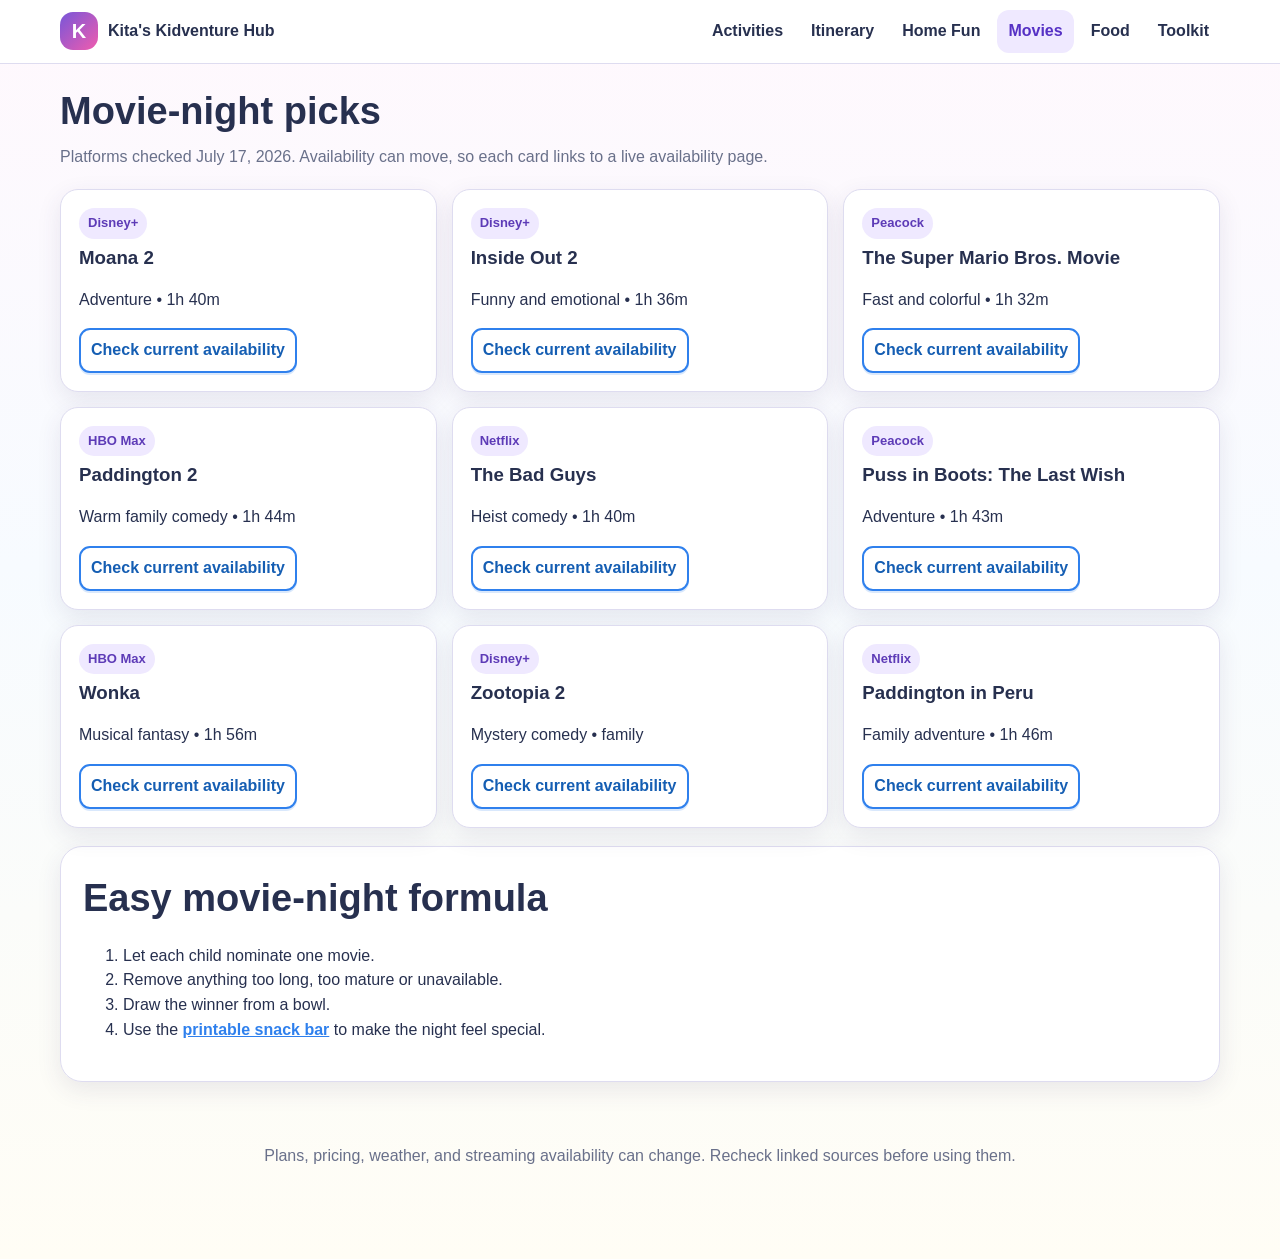
<file: movies.html>
<!doctype html><html lang="en"><head><meta charset="utf-8"><meta name="viewport" content="width=device-width,initial-scale=1"><title>Movies | Kidventure Hub</title><link rel="stylesheet" href="styles.css"></head><body><header class="site-header"><div class="wrap nav"><a class="brand" href="index.html"><span class="brand-mark">K</span>Kita's Kidventure Hub</a><nav class="nav-links"><a class="" href="index.html">Activities</a><a class="" href="itinerary.html">Itinerary</a><a class="" href="home.html">Home Fun</a><a class="active" href="movies.html">Movies</a><a class="" href="food.html">Food</a><a class="" href="toolkit.html">Toolkit</a></nav></div></header><main><section class="section"><div class="wrap"><div class="section-head"><div><h2>Movie-night picks</h2><p>Platforms checked July 17, 2026. Availability can move, so each card links to a live availability page.</p></div></div><div class="movie-grid"><article class="movie"><span class="platform">Disney+</span><h3>Moana 2</h3><p>Adventure • 1h 40m</p><a class="link-button" target="_blank" href="https://www.justwatch.com/us/movie/moana-2">Check current availability</a></article><article class="movie"><span class="platform">Disney+</span><h3>Inside Out 2</h3><p>Funny and emotional • 1h 36m</p><a class="link-button" target="_blank" href="https://www.justwatch.com/us/movie/inside-out-2">Check current availability</a></article><article class="movie"><span class="platform">Peacock</span><h3>The Super Mario Bros. Movie</h3><p>Fast and colorful • 1h 32m</p><a class="link-button" target="_blank" href="https://www.justwatch.com/us/movie/super-mario-bros-the-movie">Check current availability</a></article><article class="movie"><span class="platform">HBO Max</span><h3>Paddington 2</h3><p>Warm family comedy • 1h 44m</p><a class="link-button" target="_blank" href="https://www.justwatch.com/us/movie/paddington-2">Check current availability</a></article><article class="movie"><span class="platform">Netflix</span><h3>The Bad Guys</h3><p>Heist comedy • 1h 40m</p><a class="link-button" target="_blank" href="https://www.justwatch.com/us/movie/the-bad-guys-2022">Check current availability</a></article><article class="movie"><span class="platform">Peacock</span><h3>Puss in Boots: The Last Wish</h3><p>Adventure • 1h 43m</p><a class="link-button" target="_blank" href="https://www.justwatch.com/us/movie/puss-in-boots-the-last-wish">Check current availability</a></article><article class="movie"><span class="platform">HBO Max</span><h3>Wonka</h3><p>Musical fantasy • 1h 56m</p><a class="link-button" target="_blank" href="https://www.justwatch.com/us/movie/wonka">Check current availability</a></article><article class="movie"><span class="platform">Disney+</span><h3>Zootopia 2</h3><p>Mystery comedy • family</p><a class="link-button" target="_blank" href="https://www.justwatch.com/us/movie/zootopia-2">Check current availability</a></article><article class="movie"><span class="platform">Netflix</span><h3>Paddington in Peru</h3><p>Family adventure • 1h 46m</p><a class="link-button" target="_blank" href="https://www.justwatch.com/us/movie/paddington-in-peru">Check current availability</a></article></div><div class="panel" style="margin-top:18px"><h2>Easy movie-night formula</h2><ol><li>Let each child nominate one movie.</li><li>Remove anything too long, too mature or unavailable.</li><li>Draw the winner from a bowl.</li><li>Use the <a href="guides/snack-bar.html"><strong>printable snack bar</strong></a> to make the night feel special.</li></ol></div></div></section></main><footer class="footer"><div class="wrap">Plans, pricing, weather, and streaming availability can change. Recheck linked sources before using them.</div></footer><nav class="mobile-nav"><a href="index.html"><strong>🎟️</strong>Activities</a><a href="itinerary.html"><strong>🗓️</strong>Plan</a><a href="home.html"><strong>🏠</strong>Home</a><a href="movies.html"><strong>🎬</strong>Movies</a><a href="food.html"><strong>🍕</strong>Food</a><a href="toolkit.html"><strong>🎒</strong>Toolkit</a></nav><script src="app.js"></script></body></html>
</file>
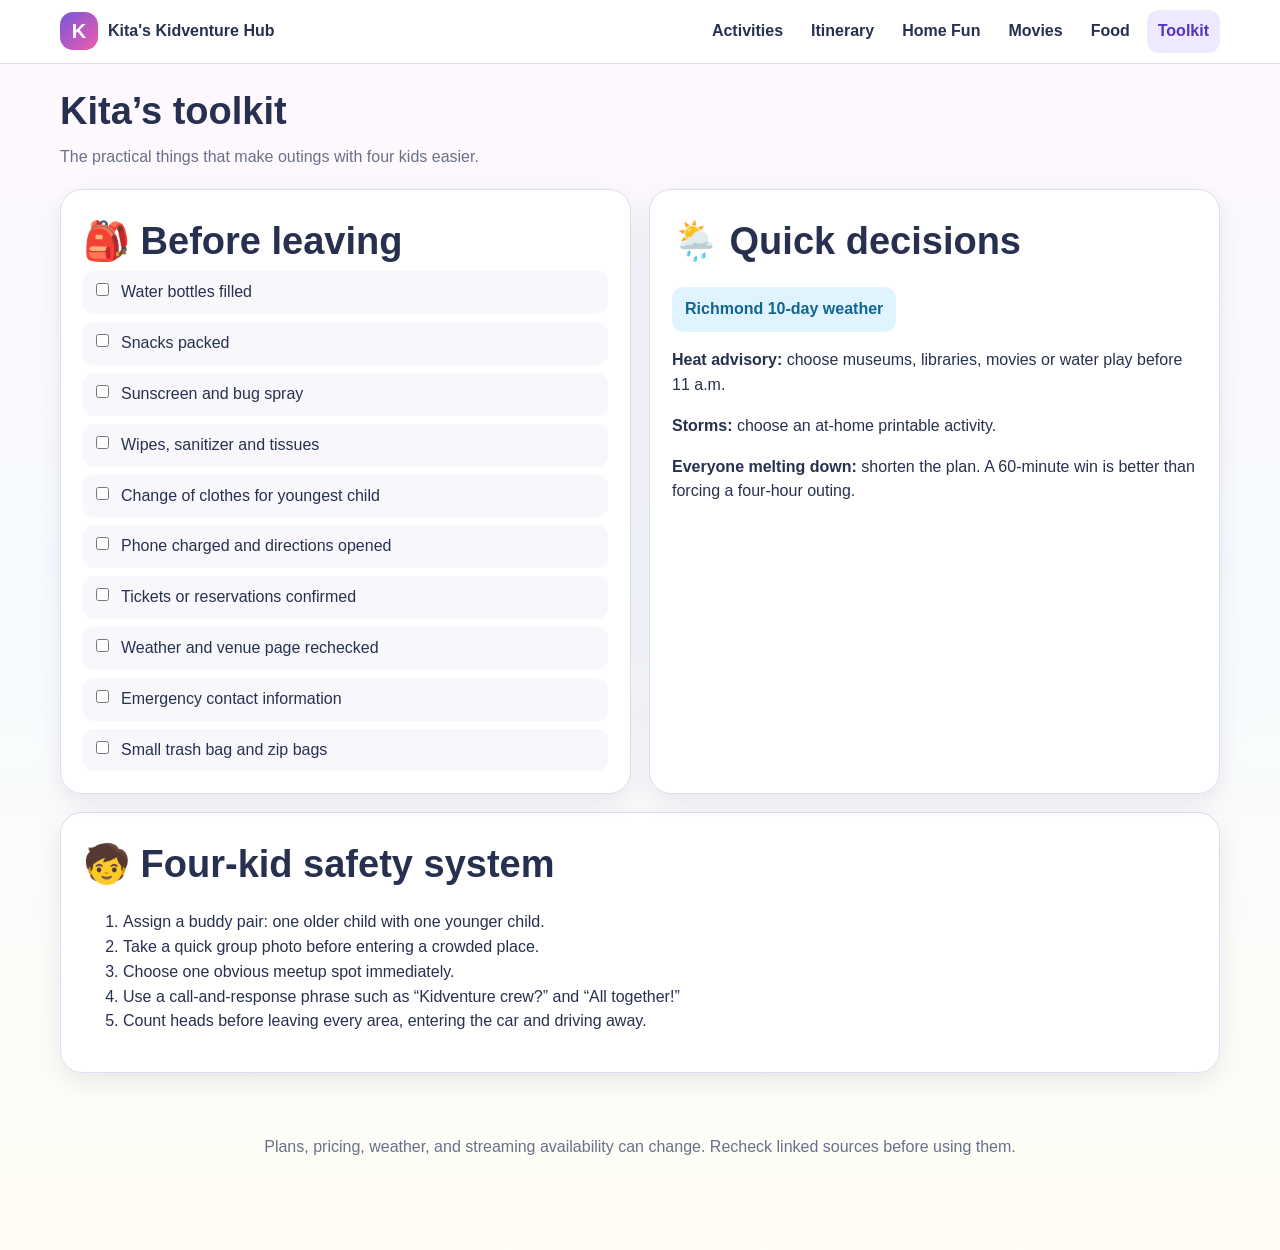
<file: toolkit.html>
<!doctype html><html lang="en"><head><meta charset="utf-8"><meta name="viewport" content="width=device-width,initial-scale=1"><title>Toolkit | Kidventure Hub</title><link rel="stylesheet" href="styles.css"></head><body><header class="site-header"><div class="wrap nav"><a class="brand" href="index.html"><span class="brand-mark">K</span>Kita's Kidventure Hub</a><nav class="nav-links"><a class="" href="index.html">Activities</a><a class="" href="itinerary.html">Itinerary</a><a class="" href="home.html">Home Fun</a><a class="" href="movies.html">Movies</a><a class="" href="food.html">Food</a><a class="active" href="toolkit.html">Toolkit</a></nav></div></header><main><section class="section"><div class="wrap"><div class="section-head"><div><h2>Kita’s toolkit</h2><p>The practical things that make outings with four kids easier.</p></div></div><div class="two-col"><section class="panel"><h2>🎒 Before leaving</h2><ul class="checklist"><li><label><input type="checkbox" data-save="tool0"> <span>Water bottles filled</span></label></li><li><label><input type="checkbox" data-save="tool1"> <span>Snacks packed</span></label></li><li><label><input type="checkbox" data-save="tool2"> <span>Sunscreen and bug spray</span></label></li><li><label><input type="checkbox" data-save="tool3"> <span>Wipes, sanitizer and tissues</span></label></li><li><label><input type="checkbox" data-save="tool4"> <span>Change of clothes for youngest child</span></label></li><li><label><input type="checkbox" data-save="tool5"> <span>Phone charged and directions opened</span></label></li><li><label><input type="checkbox" data-save="tool6"> <span>Tickets or reservations confirmed</span></label></li><li><label><input type="checkbox" data-save="tool7"> <span>Weather and venue page rechecked</span></label></li><li><label><input type="checkbox" data-save="tool8"> <span>Emergency contact information</span></label></li><li><label><input type="checkbox" data-save="tool9"> <span>Small trash bag and zip bags</span></label></li></ul></section><section class="panel"><h2>🌦️ Quick decisions</h2><p><a class="weather-link" target="_blank" href="https://weather.com/us/texas/city/richmond/tenday">Richmond 10-day weather</a></p><p><strong>Heat advisory:</strong> choose museums, libraries, movies or water play before 11 a.m.</p><p><strong>Storms:</strong> choose an at-home printable activity.</p><p><strong>Everyone melting down:</strong> shorten the plan. A 60-minute win is better than forcing a four-hour outing.</p></section></div><div class="panel" style="margin-top:18px"><h2>🧒 Four-kid safety system</h2><ol><li>Assign a buddy pair: one older child with one younger child.</li><li>Take a quick group photo before entering a crowded place.</li><li>Choose one obvious meetup spot immediately.</li><li>Use a call-and-response phrase such as “Kidventure crew?” and “All together!”</li><li>Count heads before leaving every area, entering the car and driving away.</li></ol></div></div></section></main><footer class="footer"><div class="wrap">Plans, pricing, weather, and streaming availability can change. Recheck linked sources before using them.</div></footer><nav class="mobile-nav"><a href="index.html"><strong>🎟️</strong>Activities</a><a href="itinerary.html"><strong>🗓️</strong>Plan</a><a href="home.html"><strong>🏠</strong>Home</a><a href="movies.html"><strong>🎬</strong>Movies</a><a href="food.html"><strong>🍕</strong>Food</a><a href="toolkit.html"><strong>🎒</strong>Toolkit</a></nav><script src="app.js"></script></body></html>
</file>
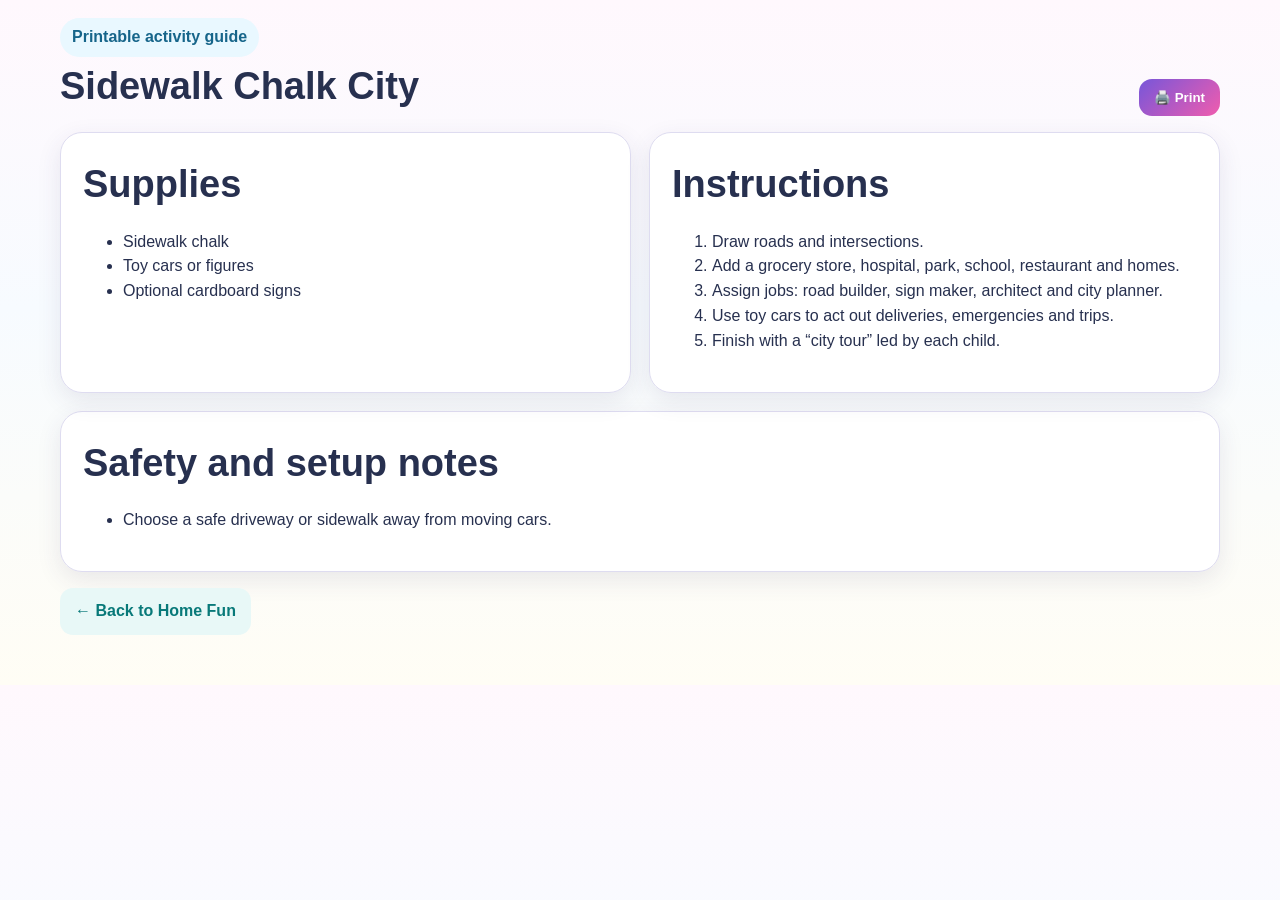
<file: guides/chalk-city.html>
<!doctype html><html lang="en"><head><meta charset="utf-8"><meta name="viewport" content="width=device-width,initial-scale=1"><title>Sidewalk Chalk City</title><link rel="stylesheet" href="../styles.css"></head><body><main class="guide"><section class="section"><div class="wrap"><div class="section-head"><div><span class="eyebrow">Printable activity guide</span><h2>Sidewalk Chalk City</h2></div><button class="btn btn-primary no-print" data-print>🖨️ Print</button></div><div class="two-col"><section class="panel"><h2>Supplies</h2><ul><li>Sidewalk chalk</li><li>Toy cars or figures</li><li>Optional cardboard signs</li></ul></section><section class="panel"><h2>Instructions</h2><ol><li>Draw roads and intersections.</li><li>Add a grocery store, hospital, park, school, restaurant and homes.</li><li>Assign jobs: road builder, sign maker, architect and city planner.</li><li>Use toy cars to act out deliveries, emergencies and trips.</li><li>Finish with a “city tour” led by each child.</li></ol></section></div><section class="panel" style="margin-top:18px"><h2>Safety and setup notes</h2><ul><li>Choose a safe driveway or sidewalk away from moving cars.</li></ul></section><p class="no-print"><a class="btn btn-secondary" href="../home.html">← Back to Home Fun</a></p></div></section></main><script src="../app.js"></script></body></html>
</file>
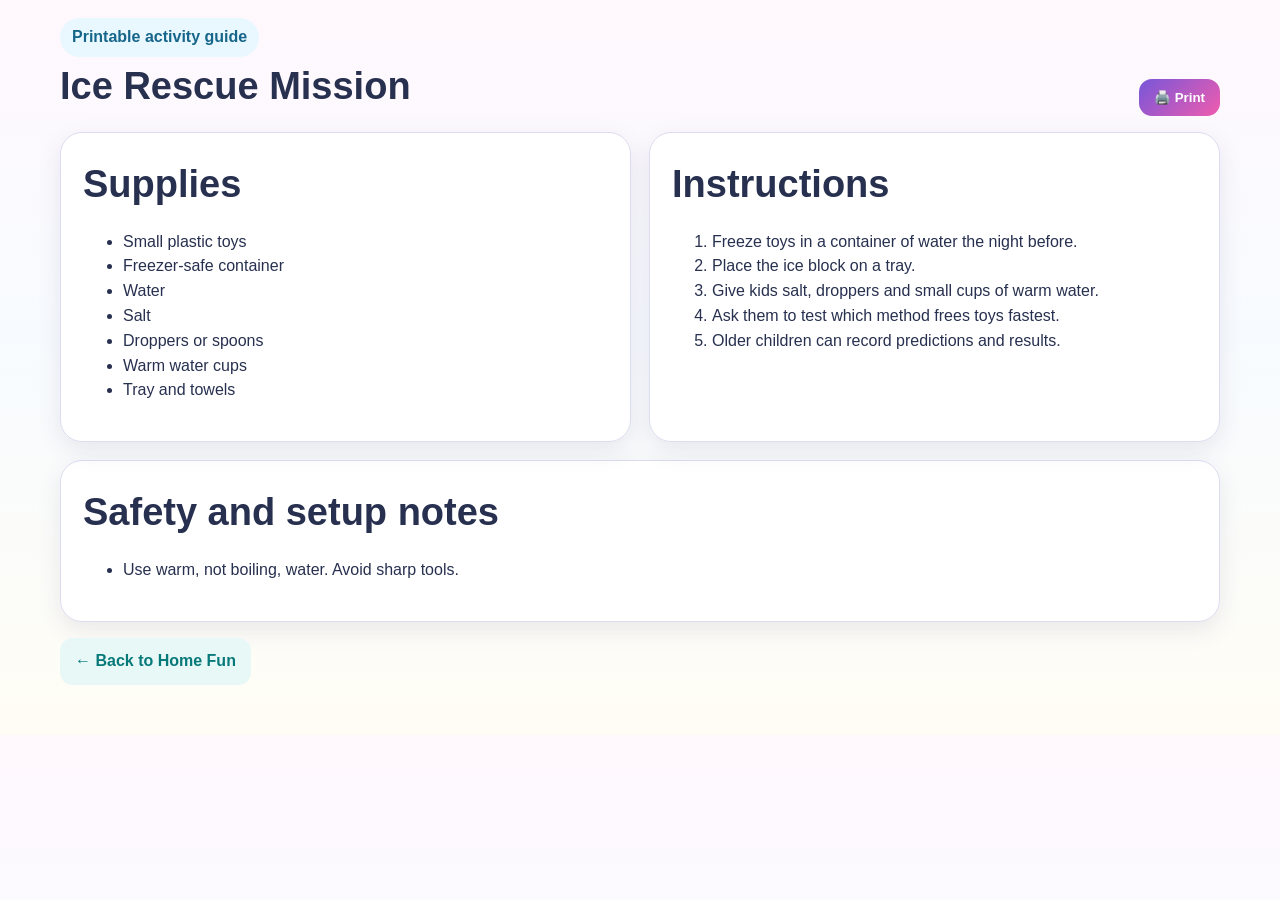
<file: guides/ice-rescue.html>
<!doctype html><html lang="en"><head><meta charset="utf-8"><meta name="viewport" content="width=device-width,initial-scale=1"><title>Ice Rescue Mission</title><link rel="stylesheet" href="../styles.css"></head><body><main class="guide"><section class="section"><div class="wrap"><div class="section-head"><div><span class="eyebrow">Printable activity guide</span><h2>Ice Rescue Mission</h2></div><button class="btn btn-primary no-print" data-print>🖨️ Print</button></div><div class="two-col"><section class="panel"><h2>Supplies</h2><ul><li>Small plastic toys</li><li>Freezer-safe container</li><li>Water</li><li>Salt</li><li>Droppers or spoons</li><li>Warm water cups</li><li>Tray and towels</li></ul></section><section class="panel"><h2>Instructions</h2><ol><li>Freeze toys in a container of water the night before.</li><li>Place the ice block on a tray.</li><li>Give kids salt, droppers and small cups of warm water.</li><li>Ask them to test which method frees toys fastest.</li><li>Older children can record predictions and results.</li></ol></section></div><section class="panel" style="margin-top:18px"><h2>Safety and setup notes</h2><ul><li>Use warm, not boiling, water. Avoid sharp tools.</li></ul></section><p class="no-print"><a class="btn btn-secondary" href="../home.html">← Back to Home Fun</a></p></div></section></main><script src="../app.js"></script></body></html>
</file>
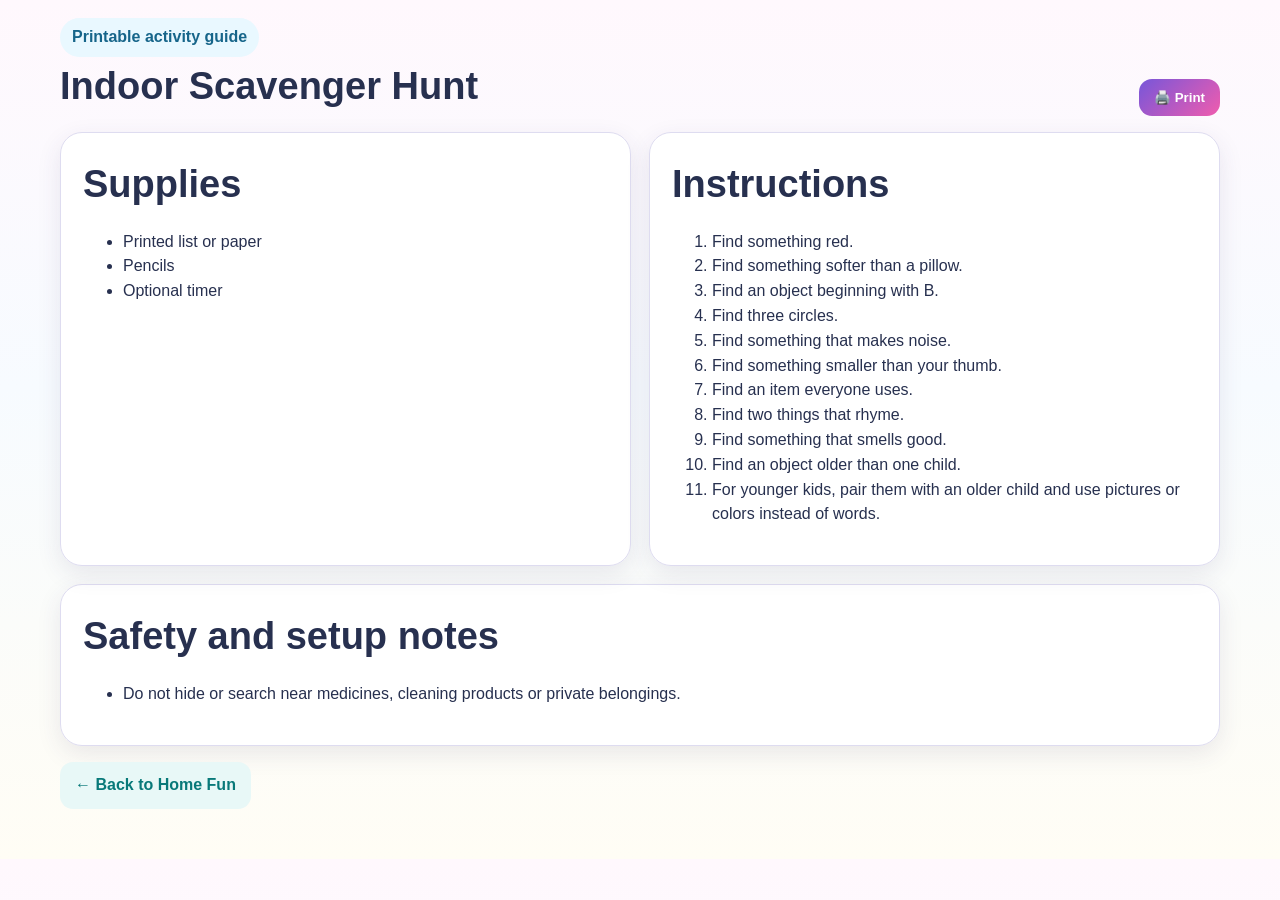
<file: guides/indoor-hunt.html>
<!doctype html><html lang="en"><head><meta charset="utf-8"><meta name="viewport" content="width=device-width,initial-scale=1"><title>Indoor Scavenger Hunt</title><link rel="stylesheet" href="../styles.css"></head><body><main class="guide"><section class="section"><div class="wrap"><div class="section-head"><div><span class="eyebrow">Printable activity guide</span><h2>Indoor Scavenger Hunt</h2></div><button class="btn btn-primary no-print" data-print>🖨️ Print</button></div><div class="two-col"><section class="panel"><h2>Supplies</h2><ul><li>Printed list or paper</li><li>Pencils</li><li>Optional timer</li></ul></section><section class="panel"><h2>Instructions</h2><ol><li>Find something red.</li><li>Find something softer than a pillow.</li><li>Find an object beginning with B.</li><li>Find three circles.</li><li>Find something that makes noise.</li><li>Find something smaller than your thumb.</li><li>Find an item everyone uses.</li><li>Find two things that rhyme.</li><li>Find something that smells good.</li><li>Find an object older than one child.</li><li>For younger kids, pair them with an older child and use pictures or colors instead of words.</li></ol></section></div><section class="panel" style="margin-top:18px"><h2>Safety and setup notes</h2><ul><li>Do not hide or search near medicines, cleaning products or private belongings.</li></ul></section><p class="no-print"><a class="btn btn-secondary" href="../home.html">← Back to Home Fun</a></p></div></section></main><script src="../app.js"></script></body></html>
</file>
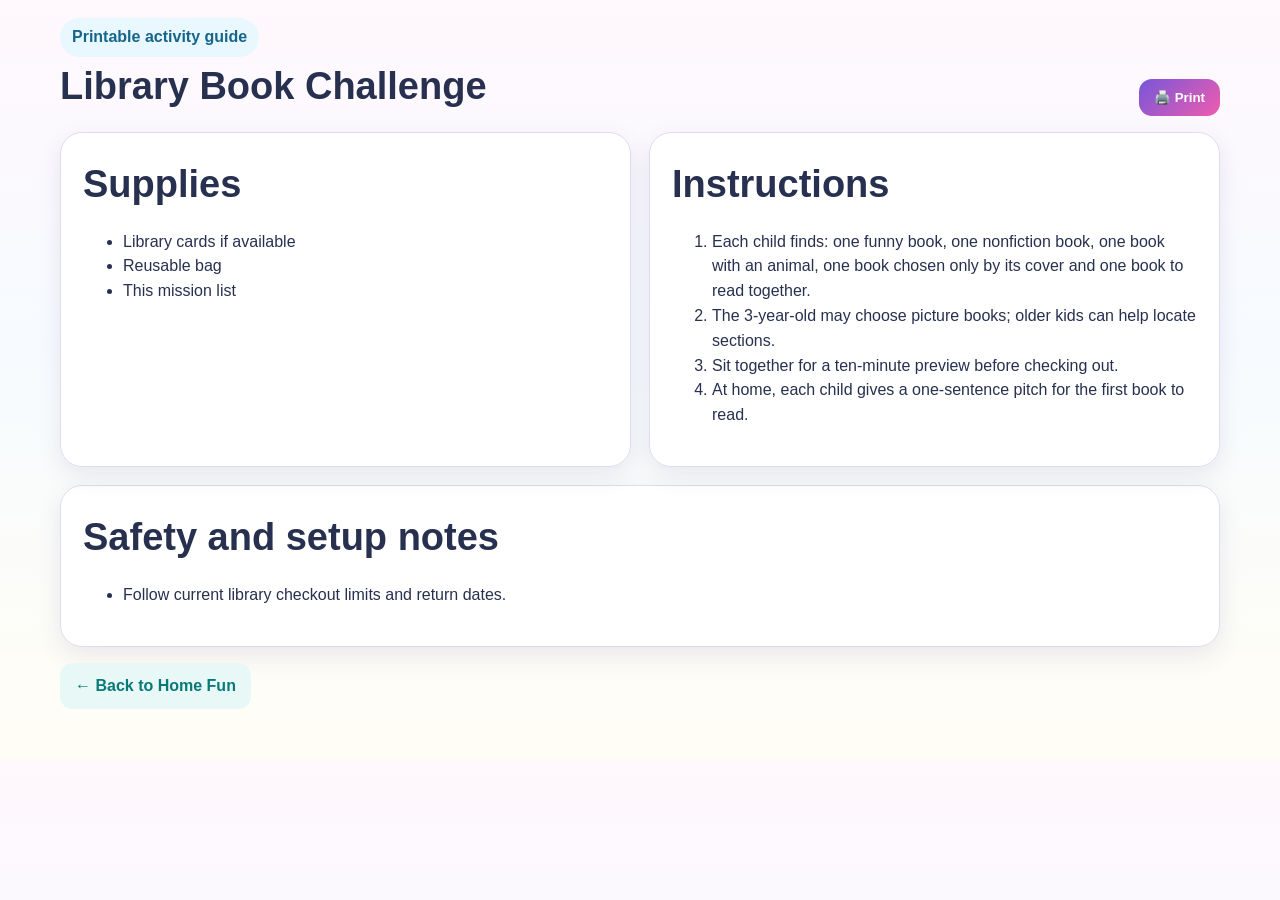
<file: guides/library-challenge.html>
<!doctype html><html lang="en"><head><meta charset="utf-8"><meta name="viewport" content="width=device-width,initial-scale=1"><title>Library Book Challenge</title><link rel="stylesheet" href="../styles.css"></head><body><main class="guide"><section class="section"><div class="wrap"><div class="section-head"><div><span class="eyebrow">Printable activity guide</span><h2>Library Book Challenge</h2></div><button class="btn btn-primary no-print" data-print>🖨️ Print</button></div><div class="two-col"><section class="panel"><h2>Supplies</h2><ul><li>Library cards if available</li><li>Reusable bag</li><li>This mission list</li></ul></section><section class="panel"><h2>Instructions</h2><ol><li>Each child finds: one funny book, one nonfiction book, one book with an animal, one book chosen only by its cover and one book to read together.</li><li>The 3-year-old may choose picture books; older kids can help locate sections.</li><li>Sit together for a ten-minute preview before checking out.</li><li>At home, each child gives a one-sentence pitch for the first book to read.</li></ol></section></div><section class="panel" style="margin-top:18px"><h2>Safety and setup notes</h2><ul><li>Follow current library checkout limits and return dates.</li></ul></section><p class="no-print"><a class="btn btn-secondary" href="../home.html">← Back to Home Fun</a></p></div></section></main><script src="../app.js"></script></body></html>
</file>
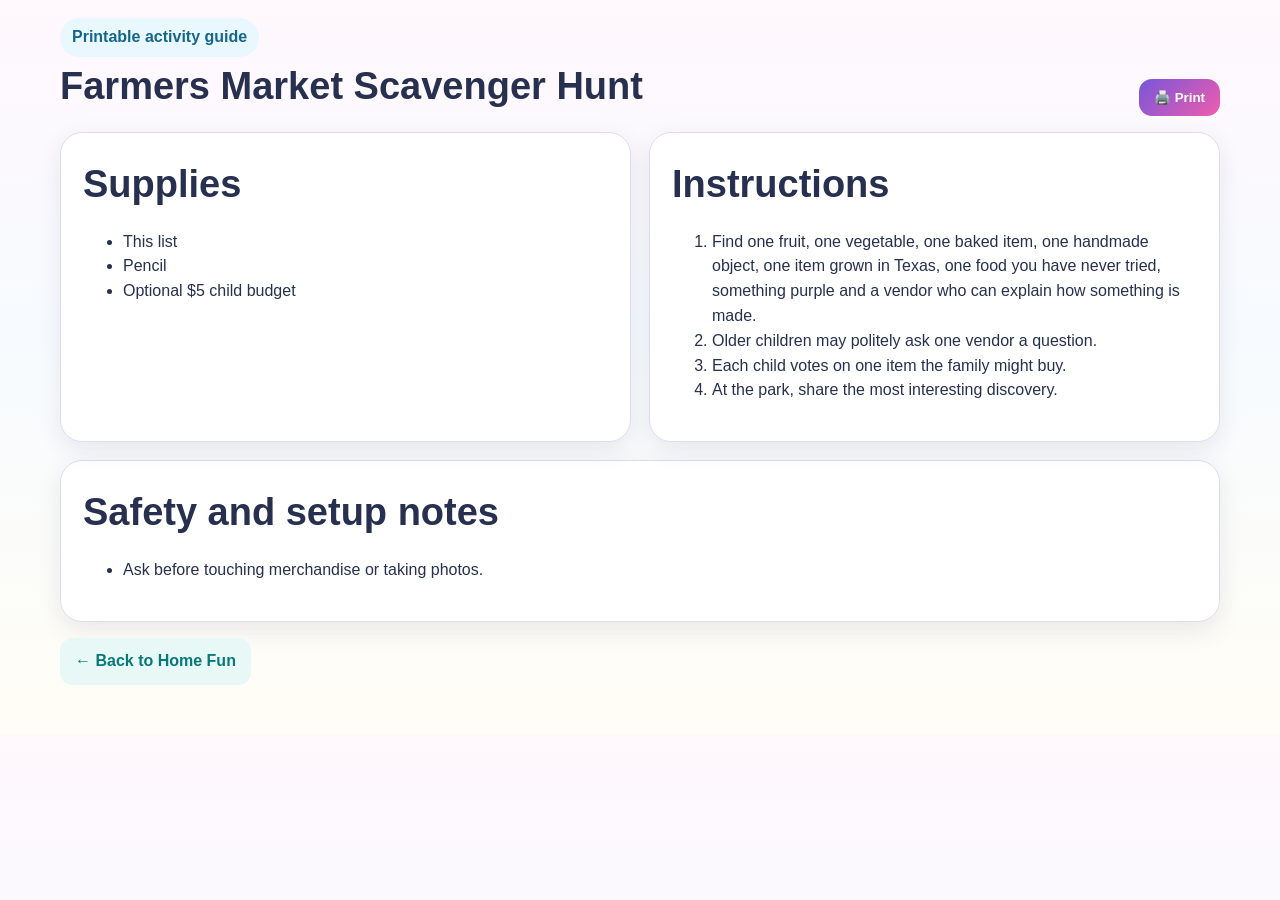
<file: guides/market-scavenger.html>
<!doctype html><html lang="en"><head><meta charset="utf-8"><meta name="viewport" content="width=device-width,initial-scale=1"><title>Farmers Market Scavenger Hunt</title><link rel="stylesheet" href="../styles.css"></head><body><main class="guide"><section class="section"><div class="wrap"><div class="section-head"><div><span class="eyebrow">Printable activity guide</span><h2>Farmers Market Scavenger Hunt</h2></div><button class="btn btn-primary no-print" data-print>🖨️ Print</button></div><div class="two-col"><section class="panel"><h2>Supplies</h2><ul><li>This list</li><li>Pencil</li><li>Optional $5 child budget</li></ul></section><section class="panel"><h2>Instructions</h2><ol><li>Find one fruit, one vegetable, one baked item, one handmade object, one item grown in Texas, one food you have never tried, something purple and a vendor who can explain how something is made.</li><li>Older children may politely ask one vendor a question.</li><li>Each child votes on one item the family might buy.</li><li>At the park, share the most interesting discovery.</li></ol></section></div><section class="panel" style="margin-top:18px"><h2>Safety and setup notes</h2><ul><li>Ask before touching merchandise or taking photos.</li></ul></section><p class="no-print"><a class="btn btn-secondary" href="../home.html">← Back to Home Fun</a></p></div></section></main><script src="../app.js"></script></body></html>
</file>
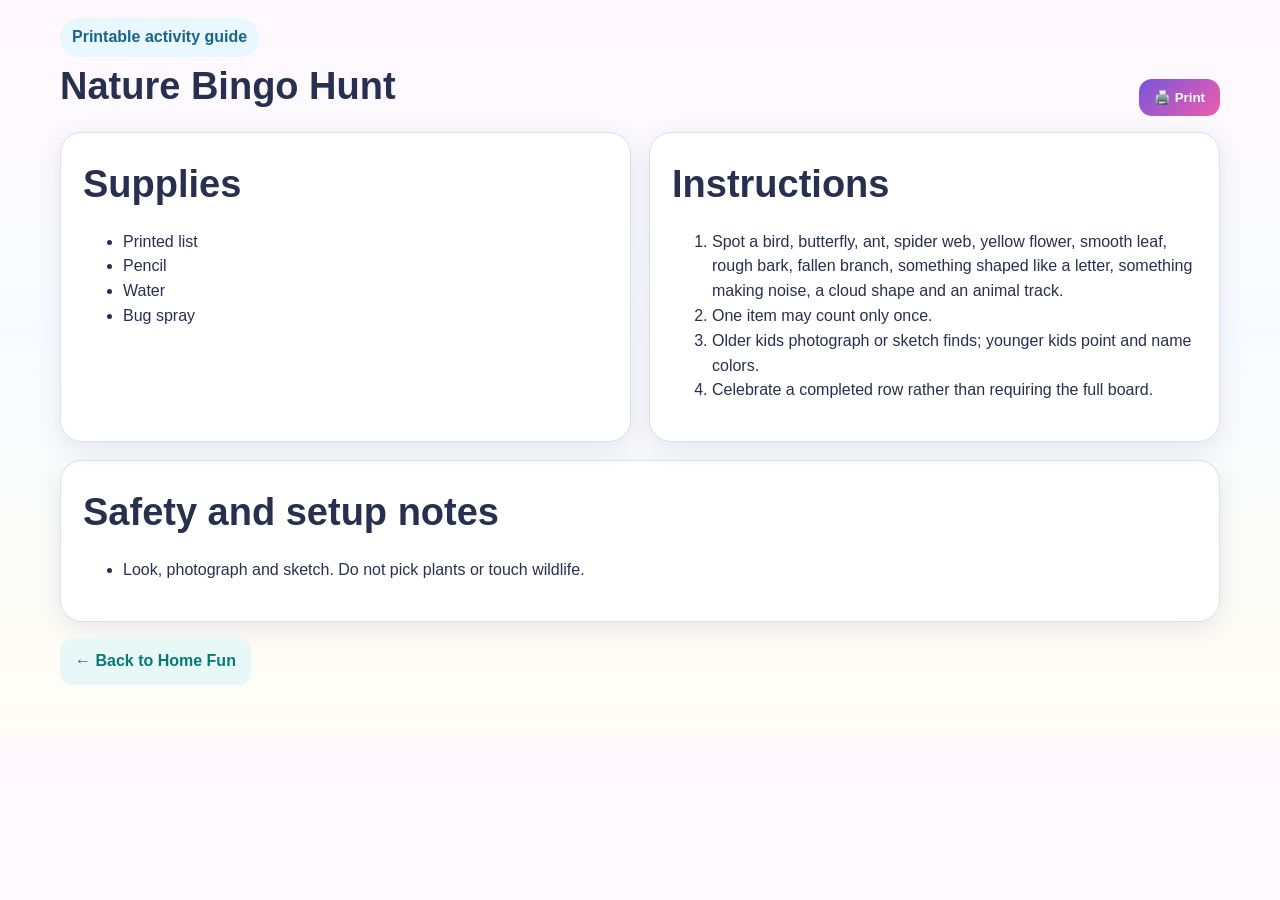
<file: guides/nature-hunt.html>
<!doctype html><html lang="en"><head><meta charset="utf-8"><meta name="viewport" content="width=device-width,initial-scale=1"><title>Nature Bingo Hunt</title><link rel="stylesheet" href="../styles.css"></head><body><main class="guide"><section class="section"><div class="wrap"><div class="section-head"><div><span class="eyebrow">Printable activity guide</span><h2>Nature Bingo Hunt</h2></div><button class="btn btn-primary no-print" data-print>🖨️ Print</button></div><div class="two-col"><section class="panel"><h2>Supplies</h2><ul><li>Printed list</li><li>Pencil</li><li>Water</li><li>Bug spray</li></ul></section><section class="panel"><h2>Instructions</h2><ol><li>Spot a bird, butterfly, ant, spider web, yellow flower, smooth leaf, rough bark, fallen branch, something shaped like a letter, something making noise, a cloud shape and an animal track.</li><li>One item may count only once.</li><li>Older kids photograph or sketch finds; younger kids point and name colors.</li><li>Celebrate a completed row rather than requiring the full board.</li></ol></section></div><section class="panel" style="margin-top:18px"><h2>Safety and setup notes</h2><ul><li>Look, photograph and sketch. Do not pick plants or touch wildlife.</li></ul></section><p class="no-print"><a class="btn btn-secondary" href="../home.html">← Back to Home Fun</a></p></div></section></main><script src="../app.js"></script></body></html>
</file>
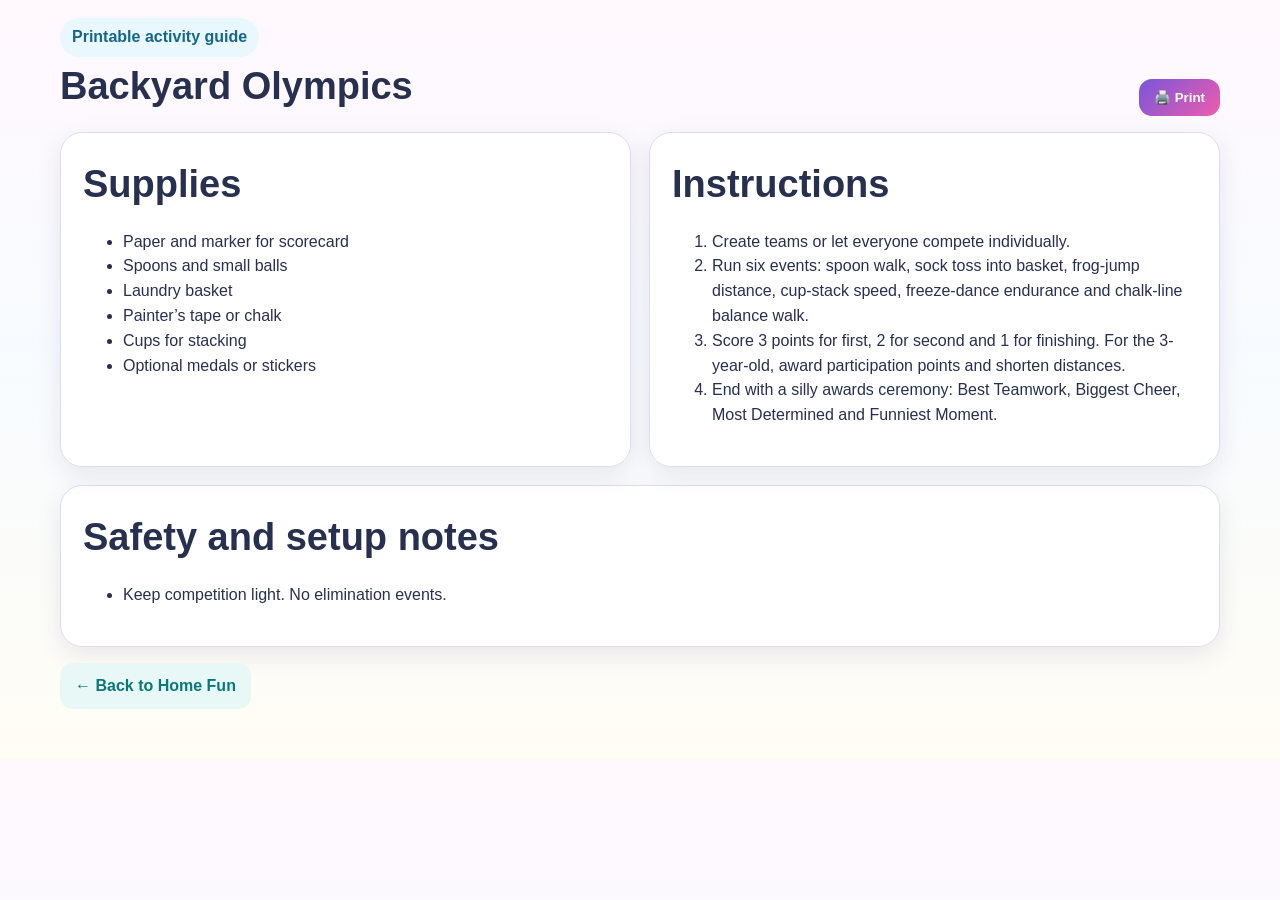
<file: guides/olympics.html>
<!doctype html><html lang="en"><head><meta charset="utf-8"><meta name="viewport" content="width=device-width,initial-scale=1"><title>Backyard Olympics</title><link rel="stylesheet" href="../styles.css"></head><body><main class="guide"><section class="section"><div class="wrap"><div class="section-head"><div><span class="eyebrow">Printable activity guide</span><h2>Backyard Olympics</h2></div><button class="btn btn-primary no-print" data-print>🖨️ Print</button></div><div class="two-col"><section class="panel"><h2>Supplies</h2><ul><li>Paper and marker for scorecard</li><li>Spoons and small balls</li><li>Laundry basket</li><li>Painter’s tape or chalk</li><li>Cups for stacking</li><li>Optional medals or stickers</li></ul></section><section class="panel"><h2>Instructions</h2><ol><li>Create teams or let everyone compete individually.</li><li>Run six events: spoon walk, sock toss into basket, frog-jump distance, cup-stack speed, freeze-dance endurance and chalk-line balance walk.</li><li>Score 3 points for first, 2 for second and 1 for finishing. For the 3-year-old, award participation points and shorten distances.</li><li>End with a silly awards ceremony: Best Teamwork, Biggest Cheer, Most Determined and Funniest Moment.</li></ol></section></div><section class="panel" style="margin-top:18px"><h2>Safety and setup notes</h2><ul><li>Keep competition light. No elimination events.</li></ul></section><p class="no-print"><a class="btn btn-secondary" href="../home.html">← Back to Home Fun</a></p></div></section></main><script src="../app.js"></script></body></html>
</file>
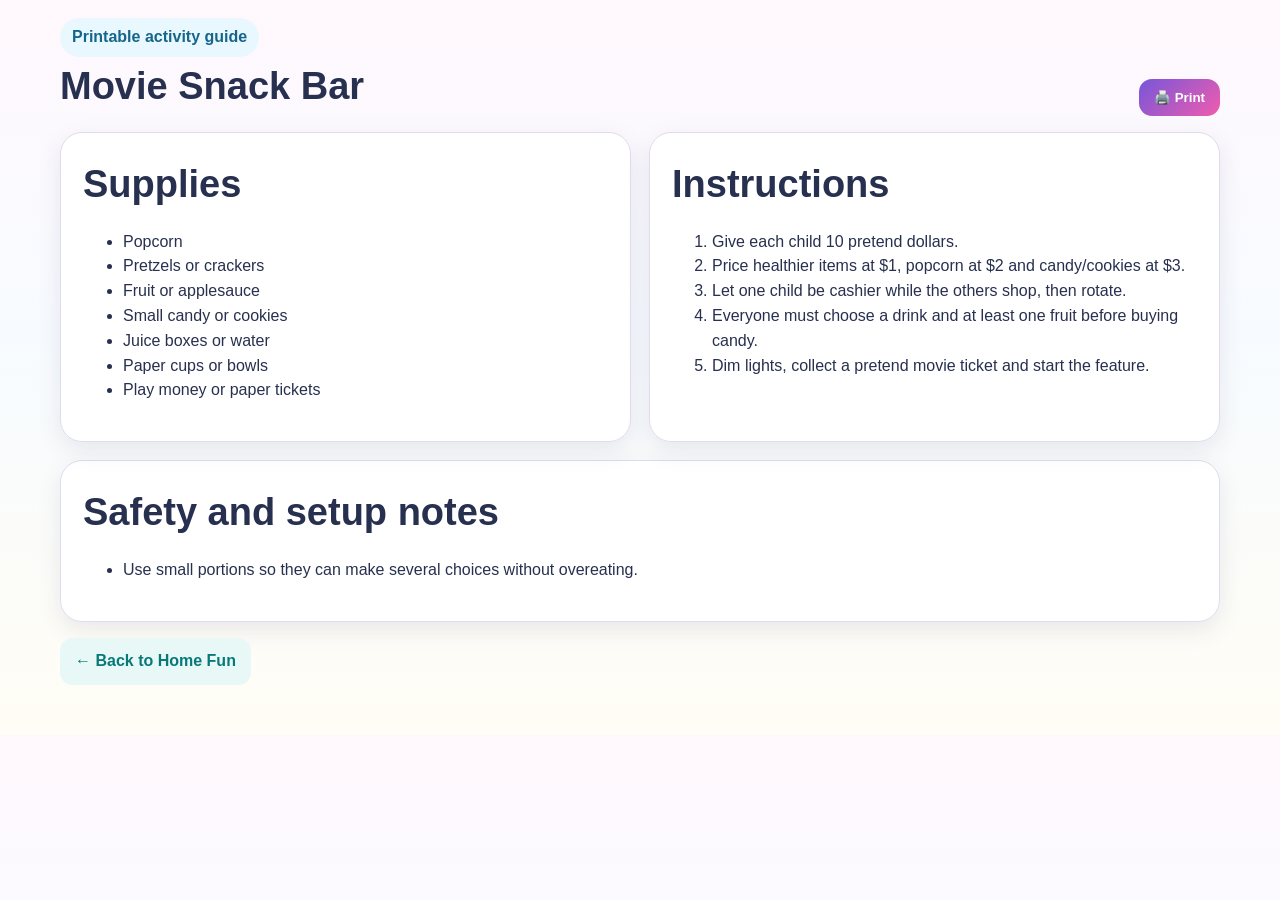
<file: guides/snack-bar.html>
<!doctype html><html lang="en"><head><meta charset="utf-8"><meta name="viewport" content="width=device-width,initial-scale=1"><title>Movie Snack Bar</title><link rel="stylesheet" href="../styles.css"></head><body><main class="guide"><section class="section"><div class="wrap"><div class="section-head"><div><span class="eyebrow">Printable activity guide</span><h2>Movie Snack Bar</h2></div><button class="btn btn-primary no-print" data-print>🖨️ Print</button></div><div class="two-col"><section class="panel"><h2>Supplies</h2><ul><li>Popcorn</li><li>Pretzels or crackers</li><li>Fruit or applesauce</li><li>Small candy or cookies</li><li>Juice boxes or water</li><li>Paper cups or bowls</li><li>Play money or paper tickets</li></ul></section><section class="panel"><h2>Instructions</h2><ol><li>Give each child 10 pretend dollars.</li><li>Price healthier items at $1, popcorn at $2 and candy/cookies at $3.</li><li>Let one child be cashier while the others shop, then rotate.</li><li>Everyone must choose a drink and at least one fruit before buying candy.</li><li>Dim lights, collect a pretend movie ticket and start the feature.</li></ol></section></div><section class="panel" style="margin-top:18px"><h2>Safety and setup notes</h2><ul><li>Use small portions so they can make several choices without overeating.</li></ul></section><p class="no-print"><a class="btn btn-secondary" href="../home.html">← Back to Home Fun</a></p></div></section></main><script src="../app.js"></script></body></html>
</file>
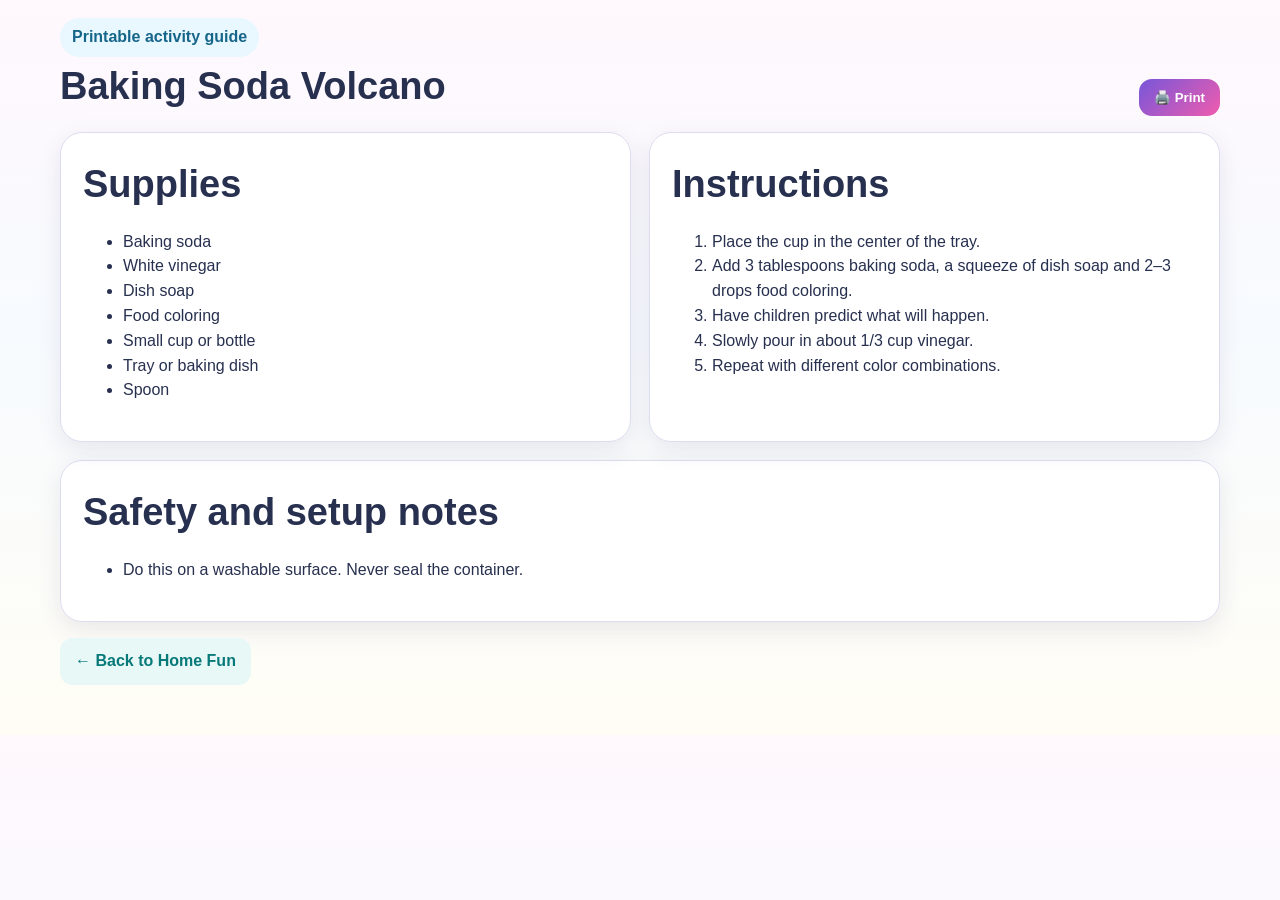
<file: guides/volcano.html>
<!doctype html><html lang="en"><head><meta charset="utf-8"><meta name="viewport" content="width=device-width,initial-scale=1"><title>Baking Soda Volcano</title><link rel="stylesheet" href="../styles.css"></head><body><main class="guide"><section class="section"><div class="wrap"><div class="section-head"><div><span class="eyebrow">Printable activity guide</span><h2>Baking Soda Volcano</h2></div><button class="btn btn-primary no-print" data-print>🖨️ Print</button></div><div class="two-col"><section class="panel"><h2>Supplies</h2><ul><li>Baking soda</li><li>White vinegar</li><li>Dish soap</li><li>Food coloring</li><li>Small cup or bottle</li><li>Tray or baking dish</li><li>Spoon</li></ul></section><section class="panel"><h2>Instructions</h2><ol><li>Place the cup in the center of the tray.</li><li>Add 3 tablespoons baking soda, a squeeze of dish soap and 2–3 drops food coloring.</li><li>Have children predict what will happen.</li><li>Slowly pour in about 1/3 cup vinegar.</li><li>Repeat with different color combinations.</li></ol></section></div><section class="panel" style="margin-top:18px"><h2>Safety and setup notes</h2><ul><li>Do this on a washable surface. Never seal the container.</li></ul></section><p class="no-print"><a class="btn btn-secondary" href="../home.html">← Back to Home Fun</a></p></div></section></main><script src="../app.js"></script></body></html>
</file>
<file: styles.css>
:root{--ink:#27304f;--muted:#69708a;--purple:#7756d9;--pink:#f05cae;--blue:#2f80ed;--teal:#13a8a8;--green:#31a66a;--yellow:#f6c344;--orange:#f48b35;--paper:#fffdf8;--line:#dedcf0;--shadow:0 8px 24px rgba(54,48,100,.10)}
*{box-sizing:border-box}html{scroll-behavior:smooth}body{margin:0;font-family:Arial,Helvetica,sans-serif;color:var(--ink);background:linear-gradient(180deg,#fff8fd 0,#f7fbff 45%,#fffdf5 100%);line-height:1.55}a{color:var(--blue)}img{max-width:100%}.wrap{width:min(1160px,calc(100% - 28px));margin:auto}.site-header{position:sticky;top:0;z-index:20;background:rgba(255,255,255,.96);border-bottom:1px solid var(--line);backdrop-filter:blur(12px)}.nav{display:flex;align-items:center;justify-content:space-between;gap:16px;padding:10px 0}.brand{display:flex;align-items:center;gap:10px;text-decoration:none;color:var(--ink);font-weight:900}.brand-mark{display:grid;place-items:center;width:38px;height:38px;border-radius:13px;background:linear-gradient(135deg,var(--purple),var(--pink));color:#fff;font-size:20px}.nav-links{display:flex;gap:6px;flex-wrap:wrap}.nav-links a{text-decoration:none;color:var(--ink);font-weight:800;padding:9px 11px;border-radius:12px}.nav-links a:hover,.nav-links a.active{background:#efe9ff;color:#5631c5}.banner{padding:18px 0 0}.banner img{display:block;width:100%;border-radius:22px;box-shadow:var(--shadow);border:4px solid #fff}.hero{padding:24px 0}.hero-grid{display:grid;grid-template-columns:1.5fr .8fr;gap:18px}.hero-card,.quick-card,.panel{border:1px solid var(--line);border-radius:22px;background:rgba(255,255,255,.96);box-shadow:var(--shadow)}.hero-card{padding:30px}.quick-card{padding:24px;background:linear-gradient(140deg,#fff4b8,#ffd9ec)}.eyebrow,.tag,.pill{display:inline-flex;align-items:center;border-radius:999px;font-weight:800}.eyebrow{padding:7px 12px;background:#e9f8ff;color:#16658a}.hero h1{font-size:clamp(34px,6vw,62px);line-height:1;margin:14px 0;background:linear-gradient(90deg,var(--purple),var(--pink),var(--orange),var(--teal));-webkit-background-clip:text;color:transparent}.hero-actions,.card-actions,.button-row{display:flex;gap:10px;flex-wrap:wrap}.btn,button.btn{display:inline-flex;align-items:center;justify-content:center;border:0;border-radius:13px;padding:11px 15px;text-decoration:none;font-weight:900;cursor:pointer}.btn-primary{background:linear-gradient(135deg,var(--purple),var(--pink));color:#fff}.btn-secondary{background:#e8f8f7;color:#087979}.btn-yellow{background:#fff0a8;color:#755700}.section{padding:18px 0 34px}.section-head{display:flex;justify-content:space-between;gap:20px;align-items:end;margin-bottom:16px}.section h2{font-size:clamp(26px,4vw,38px);margin:0}.section-head p{margin:4px 0;color:var(--muted)}.search{width:100%;padding:14px 16px;border:2px solid #c9c4e9;border-radius:15px;font-size:16px;background:#fff}.filters{display:flex;gap:8px;flex-wrap:wrap;margin:13px 0 20px}.filter-btn{border:2px solid transparent;border-radius:999px;padding:8px 13px;background:#fff;box-shadow:0 2px 8px rgba(0,0,0,.06);font-weight:800;cursor:pointer}.filter-btn.active{border-color:var(--purple);color:var(--purple);background:#f1edff}.grid{display:grid;grid-template-columns:repeat(3,1fr);gap:16px}.card{background:#fff;border:1px solid var(--line);border-radius:20px;overflow:hidden;box-shadow:var(--shadow);display:flex;flex-direction:column}.card-icon{font-size:38px;padding:20px 20px 0}.card-body{padding:16px 20px 20px;display:flex;flex-direction:column;flex:1}.card h3{margin:8px 0 6px;font-size:21px}.card p{color:var(--muted);margin:0 0 14px}.tags{display:flex;gap:6px;flex-wrap:wrap}.tag{padding:5px 9px;background:#edf5ff;color:#2562a9;font-size:12px}.tag.free{background:#e3f7ea;color:#187843}.tag.paid{background:#fff0d9;color:#975800}.card-actions{margin-top:auto}.card-actions a,.link-button{display:inline-flex;align-items:center;text-decoration:none;border:2px solid var(--blue);border-radius:11px;padding:8px 10px;background:#fff;color:#155eb3;font-weight:900;box-shadow:0 2px 0 rgba(47,128,237,.18)}.card-actions a:nth-of-type(2){border-color:var(--pink);color:#a62b73;background:#fff6fb}.card-actions a:hover,.link-button:hover{transform:translateY(-1px);box-shadow:0 4px 0 rgba(47,128,237,.16)}.favorite{background:#fff;border:2px solid #ffc2df;border-radius:11px;padding:8px 10px;color:#b32c70;font-weight:900;cursor:pointer}.itinerary{display:grid;gap:14px}.day{display:grid;grid-template-columns:105px 1fr;gap:14px;border:1px solid var(--line);border-radius:20px;background:#fff;padding:16px;box-shadow:var(--shadow)}.date-badge{border-radius:16px;padding:14px;text-align:center;font-weight:900;background:linear-gradient(145deg,#e9e3ff,#ffe1f0);font-size:18px}.day h3{margin:0;font-size:22px}.day-meta{display:flex;gap:8px;flex-wrap:wrap;margin:8px 0}.pill{padding:5px 9px;background:#eef6ff;font-size:13px}.day-links{display:flex;gap:8px;flex-wrap:wrap;margin-top:12px}.day-links a{display:inline-flex;align-items:center;gap:5px;padding:9px 12px;border-radius:10px;text-decoration:none;font-weight:900;border:2px solid}.day-links .directions{color:#075fb8;background:#eaf5ff;border-color:#4ba0ef}.day-links .official{color:#8c2869;background:#fff0f8;border-color:#f078b6}.day-links .tickets{color:#6b5100;background:#fff6c8;border-color:#e7bd2f}.day-links .backup{color:#08715e;background:#e7fbf6;border-color:#43bca1}.panel{padding:22px}.two-col{display:grid;grid-template-columns:1fr 1fr;gap:18px}.checklist{list-style:none;padding:0;margin:0;display:grid;gap:8px}.checklist label{display:flex;gap:9px;align-items:flex-start;padding:9px;border-radius:11px;background:#f7f7fc}.shop-card{border-top:8px solid var(--green)}.shop-card.walmart{border-top-color:var(--blue)}.movie-grid{display:grid;grid-template-columns:repeat(3,1fr);gap:15px}.movie{padding:18px;border-radius:18px;background:#fff;border:1px solid var(--line);box-shadow:var(--shadow)}.movie h3{margin:4px 0}.platform{display:inline-flex;padding:5px 9px;border-radius:999px;background:#efe9ff;color:#5d3bb7;font-weight:900;font-size:13px}.guide-card{position:relative}.guide-card .print-link{margin-top:8px}.footer{padding:28px 0 90px;color:var(--muted);text-align:center}.mobile-nav{display:none}.notice{padding:14px 16px;border-radius:14px;background:#fff7cc;border:1px solid #efd66e}.weather-link{display:inline-flex;text-decoration:none;font-weight:900;background:#dff4ff;color:#12658c;padding:10px 13px;border-radius:12px}.print-only{display:none}
@media(max-width:850px){.nav-links{display:none}.hero-grid,.two-col{grid-template-columns:1fr}.grid,.movie-grid{grid-template-columns:repeat(2,1fr)}.mobile-nav{position:fixed;bottom:0;left:0;right:0;z-index:30;display:grid;grid-template-columns:repeat(6,1fr);background:#fff;border-top:1px solid var(--line);padding:6px 2px}.mobile-nav a{text-decoration:none;color:var(--ink);font-size:10px;text-align:center;font-weight:800}.mobile-nav strong{display:block;font-size:18px}.footer{padding-bottom:90px}}
@media(max-width:560px){.grid,.movie-grid{grid-template-columns:1fr}.hero-card{padding:22px}.day{grid-template-columns:1fr}.date-badge{text-align:left}.banner img{border-radius:14px}.section-head{align-items:start;flex-direction:column}}
@media print{.site-header,.mobile-nav,.footer,.no-print,.banner{display:none!important}body{background:white}.wrap{width:100%}.panel,.day,.card{box-shadow:none;break-inside:avoid}.print-only{display:block}.guide{font-size:12pt}.guide h1{font-size:26pt}.btn{display:none!important}}
</file>
